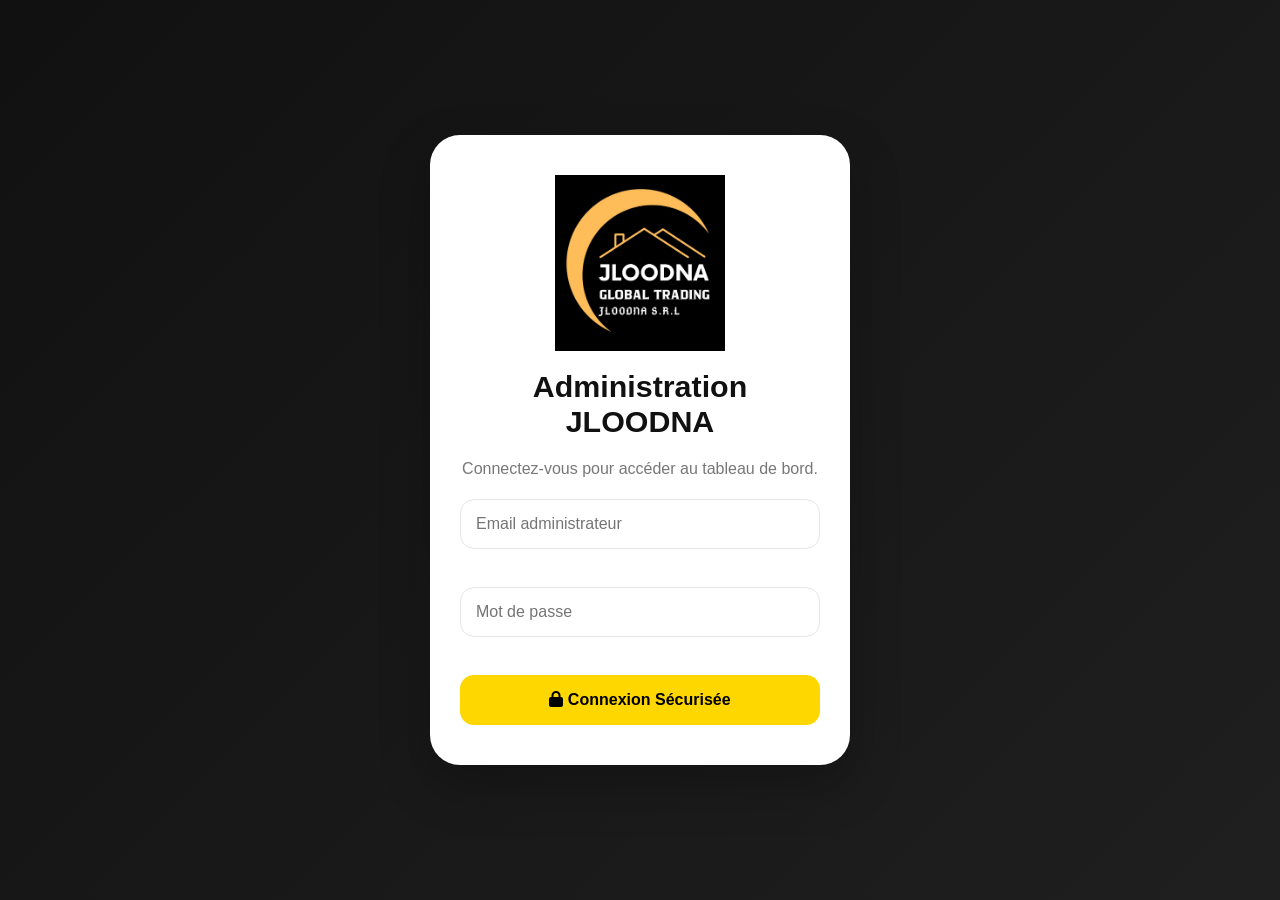
<file: admin.html>
<!DOCTYPE html>
<html lang="fr">
<head>

  <meta charset="UTF-8">

  <meta
  name="viewport"
  content="width=device-width, initial-scale=1.0">

  <meta
  http-equiv="X-UA-Compatible"
  content="IE=edge">

  <title>
    JLOODNA ADMIN | Dashboard
  </title>

  <!-- SEO -->

  <meta
  name="description"
  content="Dashboard administrateur sécurisé Jloodna Global Trading">

  <!-- CSS -->

  <link
  rel="stylesheet"
  href="./admin.css">

  <!-- FONT AWESOME -->

  <link
  rel="stylesheet"
  href="https://cdnjs.cloudflare.com/ajax/libs/font-awesome/6.5.1/css/all.min.css">

</head>

<body>

<!-- ========================= -->
<!-- LOGIN PAGE -->
<!-- ========================= -->

<section
class="admin-login"
id="admin-login">

  <div class="login-box">

    <div class="login-logo">

      <img
      src="./logo.png"
      alt="Jloodna Logo">

    </div>

    <h2>
      Administration JLOODNA
    </h2>

    <p>
      Connectez-vous pour accéder
      au tableau de bord.
    </p>

    <div class="form-group">

      <input
      type="email"
      id="admin-email"
      autocomplete="email"
      placeholder="Email administrateur"
      required>

    </div>

    <div class="form-group">

      <input
      type="password"
      id="admin-password"
      autocomplete="current-password"
      placeholder="Mot de passe"
      required>

    </div>

    <button id="login-btn">

      <i class="fa-solid fa-lock"></i>

      Connexion Sécurisée

    </button>

    <div
    class="login-error"
    id="login-error">

      Email ou mot de passe incorrect.

    </div>

  </div>

</section>

<!-- ========================= -->
<!-- ADMIN PANEL -->
<!-- ========================= -->

<div
id="admin-panel"
class="hidden">

  <!-- ========================= -->
  <!-- SIDEBAR -->
  <!-- ========================= -->

  <aside class="sidebar close">

    <!-- HEADER -->

    <div class="sidebar-header">

      <div class="logo">

        <img
        src="./logo.png"
        alt="Jloodna Logo">

      </div>

      <button
      class="close-sidebar"
      aria-label="Fermer menu">

        <i class="fa-solid fa-xmark"></i>

      </button>

    </div>

    <!-- MENU -->

    <nav class="sidebar-menu">

      <!-- DASHBOARD -->

      <div class="menu-item">

        <button
        class="menu-btn active">

          <span>

            <i class="fa-solid fa-chart-line"></i>

            Dashboard

          </span>

          <i class="fa-solid fa-chevron-down"></i>

        </button>

        <div class="sub-menu active">

          <a href="#dashboard">

            Vue Générale

          </a>

          <a href="#recent-orders">

            Activités

          </a>

        </div>

      </div>

      <!-- PRODUCTS -->

      <div class="menu-item">

        <button class="menu-btn">

          <span>

            <i class="fa-solid fa-box"></i>

            Produits

          </span>

          <i class="fa-solid fa-chevron-down"></i>

        </button>

        <div class="sub-menu">

          <a href="#product-form">

            Ajouter Produit

          </a>

          <a href="#products-container">

            Tous les Produits

          </a>

        </div>

      </div>

      <!-- COMMANDES -->

      <div class="menu-item">

        <button class="menu-btn">

          <span>

            <i class="fa-solid fa-cart-shopping"></i>

            Commandes

          </span>

          <i class="fa-solid fa-chevron-down"></i>

        </button>

        <div class="sub-menu">

          <a href="#orders-section">

            Gestion Commandes

          </a>

        </div>

      </div>

      <!-- CLIENTS -->

      <div class="menu-item">

        <button class="menu-btn">

          <span>

            <i class="fa-solid fa-users"></i>

            Clients

          </span>

          <i class="fa-solid fa-chevron-down"></i>

        </button>

        <div class="sub-menu">

          <a href="#clients-section">

            Gestion Clients

          </a>

        </div>

      </div>

      <!-- SETTINGS -->

      <div class="menu-item">

        <button class="menu-btn">

          <span>

            <i class="fa-solid fa-gear"></i>

            Paramètres

          </span>

          <i class="fa-solid fa-chevron-down"></i>

        </button>

        <div class="sub-menu">

          <a href="#">

            Profil

          </a>

          <a href="#">

            Sécurité

          </a>

        </div>

      </div>

      <!-- LOGOUT -->

      <div class="menu-item">

        <button
        class="menu-btn logout-btn"
        id="logout-btn">

          <span>

            <i class="fa-solid fa-right-from-bracket"></i>

            Déconnexion

          </span>

        </button>

      </div>

    </nav>

  </aside>

  <!-- ========================= -->
  <!-- MAIN CONTENT -->
  <!-- ========================= -->

  <main class="main-content">

    <!-- ========================= -->
    <!-- TOP BAR -->
    <!-- ========================= -->

    <header class="top-bar">

      <div class="top-left">

        <button
        class="menu-toggle"
        aria-label="Ouvrir menu">

          <i class="fa-solid fa-bars"></i>

        </button>

        <h1>
          Dashboard Administrateur
        </h1>

      </div>

      <div class="admin-profile">

        <div class="admin-avatar">
          A
        </div>

        <div>

          <strong>
            Admin
          </strong>

          <p>
            Jloodna Global Trading
          </p>

        </div>

      </div>

    </header>

    <!-- ========================= -->
    <!-- DASHBOARD -->
    <!-- ========================= -->

    <section
    class="dashboard-section"
    id="dashboard">

      <!-- CARDS -->

      <div class="dashboard-cards">

        <div class="dashboard-card revenue-card">

          <div>

            <h3>
              Revenus Totaux
            </h3>

            <h2 id="dashboard-revenue">
              $0
            </h2>

          </div>

          <i class="fa-solid fa-dollar-sign"></i>

        </div>

        <div class="dashboard-card orders-card">

          <div>

            <h3>
              Commandes
            </h3>

            <h2 id="dashboard-orders">
              0
            </h2>

          </div>

          <i class="fa-solid fa-cart-shopping"></i>

        </div>

        <div class="dashboard-card clients-card">

          <div>

            <h3>
              Clients
            </h3>

            <h2 id="dashboard-clients">
              0
            </h2>

          </div>

          <i class="fa-solid fa-users"></i>

        </div>

        <div class="dashboard-card products-card">

          <div>

            <h3>
              Produits
            </h3>

            <h2 id="dashboard-products">
              0
            </h2>

          </div>

          <i class="fa-solid fa-box"></i>

        </div>

      </div>

      <!-- GRID -->

      <div class="dashboard-grid">

        <!-- RECENT ORDERS -->

        <div class="dashboard-box">

          <div class="box-header">

            <h3>
              Commandes Récentes
            </h3>

          </div>

          <div id="recent-orders"></div>

        </div>

        <!-- BEST PRODUCTS -->

        <div class="dashboard-box">

          <div class="box-header">

            <h3>
              Best Sellers
            </h3>

          </div>

          <div id="best-products"></div>

        </div>

      </div>

      <!-- ACTIVITIES -->

      <div class="dashboard-grid">

        <div class="dashboard-box">

          <div class="box-header">

            <h3>
              Activités Récentes
            </h3>

          </div>

          <div id="recent-activities"></div>

        </div>

        <!-- QUICK ACTIONS -->

        <div class="dashboard-box">

          <div class="box-header">

            <h3>
              Actions Rapides
            </h3>

          </div>

          <div class="quick-actions">

            <button id="quick-add-product">

              <i class="fa-solid fa-plus"></i>

              Ajouter Produit

            </button>

            <button id="quick-orders">

              <i class="fa-solid fa-cart-shopping"></i>

              Voir Commandes

            </button>

            <button id="quick-clients">

              <i class="fa-solid fa-users"></i>

              Voir Clients

            </button>

          </div>

        </div>

      </div>

    </section>

    <!-- ========================= -->
    <!-- PRODUCT FORM -->
    <!-- ========================= -->

    <section class="form-section">

      <div class="section-title">

        <h2>
          Ajouter un Produit
        </h2>

      </div>

      <div class="form-container">

        <form id="product-form">

          <!-- PRODUCT NAME -->

          <div class="form-group">

            <label for="product-name">

              Nom Produit

            </label>

            <input
            type="text"
            id="product-name"
            required>

          </div>

          <!-- PRICE -->

          <div class="form-group">

            <label for="product-price">

              Prix ($)

            </label>

            <input
            type="number"
            min="1"
            id="product-price"
            required>

          </div>

          <!-- CATEGORY -->

          <div class="form-group">

            <label for="product-category">

              Catégorie

            </label>

            <select
            id="product-category"
            required>

              <option value="">
                Choisir catégorie
              </option>

              <option value="Technologie">
                Technologie
              </option>

              <option value="Fashion">
                Fashion
              </option>

              <option value="Électronique">
                Électronique
              </option>

              <option value="Maison">
                Maison
              </option>

            </select>

          </div>

          <!-- IMAGE -->

          <div class="form-group">

            <label for="product-image">

              URL Image

            </label>

            <input
            type="url"
            id="product-image"
            placeholder="https://image.com/photo.jpg"
            required>

          </div>

          <!-- PREVIEW -->

          <div
          class="image-preview"
          id="image-preview">

            <p>
              Preview produit
            </p>

          </div>

          <!-- DESCRIPTION -->

          <div class="form-group">

            <label for="product-description">

              Description

            </label>

            <textarea
            id="product-description"
            required></textarea>

          </div>

          <!-- FEATURED -->

          <div class="checkbox-group">

            <input
            type="checkbox"
            id="featured-product">

            <label for="featured-product">

              Afficher comme Best Seller

            </label>

          </div>

          <!-- BUTTON -->

          <button
          type="submit"
          class="publish-btn">

            Publier Produit

          </button>

          <!-- SUCCESS -->

          <div
          class="success-message"
          id="success-message">

            Produit ajouté avec succès.

          </div>

        </form>

      </div>

    </section>

    <!-- ========================= -->
    <!-- PRODUCTS -->
    <!-- ========================= -->

    <section class="products-list">

      <div class="section-title">

        <h2>
          Tous les Produits
        </h2>

      </div>

      <div id="products-container"></div>

    </section>

    <!-- ========================= -->
    <!-- ORDERS -->
    <!-- ========================= -->

    <section
    class="orders-section"
    id="orders-section">

      <div class="section-header">

        <h2>

          <i class="fa-solid fa-cart-shopping"></i>

          Gestion Commandes

        </h2>

        <div class="order-stats">

          <div class="stat-card">

            <span id="total-orders">
              0
            </span>

            <p>
              Commandes
            </p>

          </div>

          <div class="stat-card">

            <span id="pending-orders">
              0
            </span>

            <p>
              En attente
            </p>

          </div>

          <div class="stat-card">

            <span id="completed-orders">
              0
            </span>

            <p>
              Livrées
            </p>

          </div>

        </div>

      </div>

      <!-- FILTER -->

      <div class="orders-filter">

        <input
        type="text"
        id="search-order"
        placeholder="Recherche commande">

        <select id="status-filter">

          <option value="all">
            Tous les statuts
          </option>

          <option value="pending">
            En attente
          </option>

          <option value="processing">
            Préparation
          </option>

          <option value="shipping">
            Expédition
          </option>

          <option value="completed">
            Livrée
          </option>

        </select>

      </div>

      <!-- TABLE -->

      <div class="orders-table-container">

        <table class="orders-table">

          <thead>

            <tr>

              <th>ID</th>
              <th>Client</th>
              <th>Téléphone</th>
              <th>Produits</th>
              <th>Total</th>
              <th>Paiement</th>
              <th>Statut</th>
              <th>Date</th>
              <th>Actions</th>

            </tr>

          </thead>

          <tbody id="orders-table-body"></tbody>

        </table>

      </div>

    </section>

    <!-- ========================= -->
    <!-- CLIENTS -->
    <!-- ========================= -->

    <section
    class="clients-section"
    id="clients-section">

      <div class="clients-header">

        <h2>

          <i class="fa-solid fa-users"></i>

          Gestion Clients

        </h2>

        <div class="client-stats">

          <div class="client-stat-card">

            <span id="total-clients">
              0
            </span>

            <p>
              Total Clients
            </p>

          </div>

          <div class="client-stat-card">

            <span id="active-clients">
              0
            </span>

            <p>
              Clients Actifs
            </p>

          </div>

          <div class="client-stat-card">

            <span id="vip-clients">
              0
            </span>

            <p>
              Clients VIP
            </p>

          </div>

        </div>

      </div>

      <!-- FILTER -->

      <div class="clients-filter">

        <input
        type="text"
        id="search-client"
        placeholder="Recherche client">

        <select id="client-filter">

          <option value="all">
            Tous
          </option>

          <option value="vip">
            VIP
          </option>

          <option value="active">
            Actifs
          </option>

          <option value="blocked">
            Bloqués
          </option>

        </select>

      </div>

      <!-- TABLE -->

      <div class="clients-table-container">

        <table class="clients-table">

          <thead>

            <tr>

              <th>Client</th>
              <th>Email</th>
              <th>Téléphone</th>
              <th>Commandes</th>
              <th>Total Dépensé</th>
              <th>Statut</th>
              <th>Inscription</th>
              <th>Actions</th>

            </tr>

          </thead>

          <tbody id="clients-table-body"></tbody>

        </table>

      </div>

    </section>

  </main>

</div>

<!-- ========================= -->
<!-- JS -->
<!-- ========================= -->

<script
src="./admin.js"></script>

</body>
  </html>
</file>
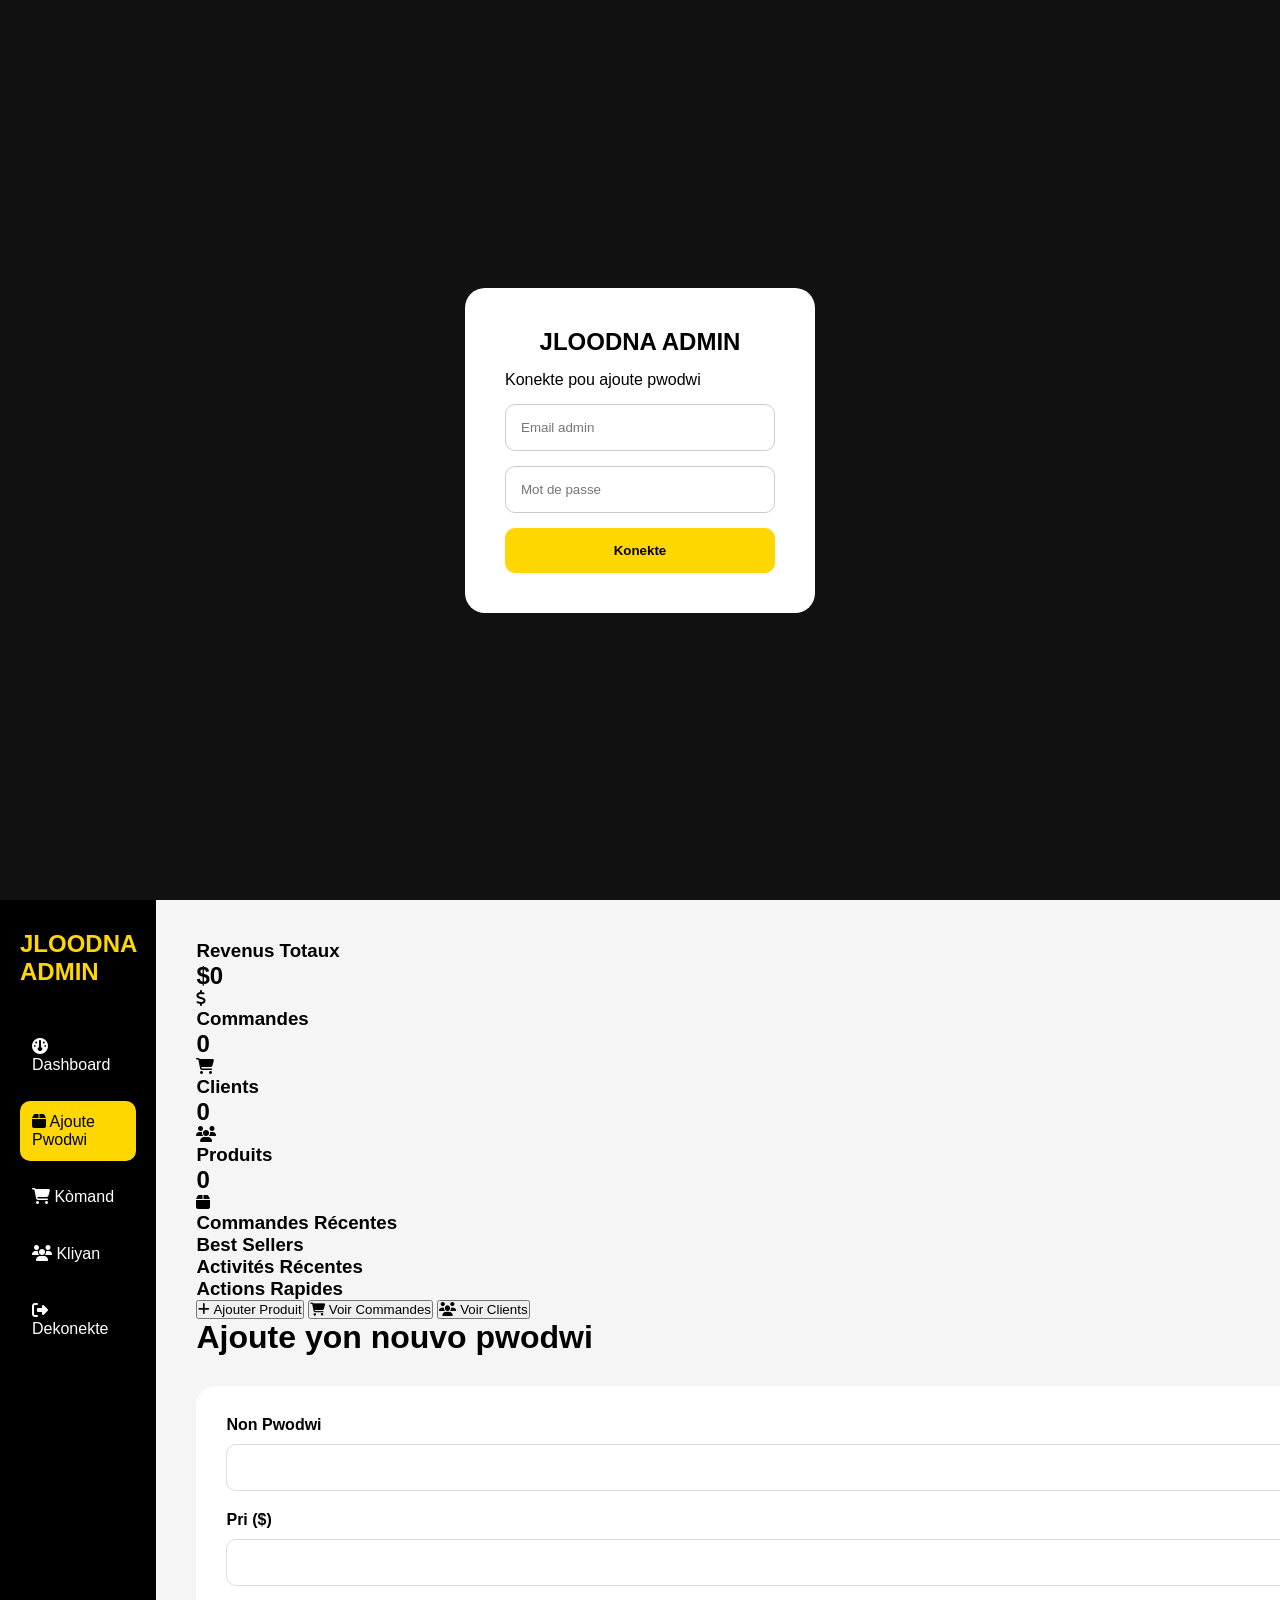
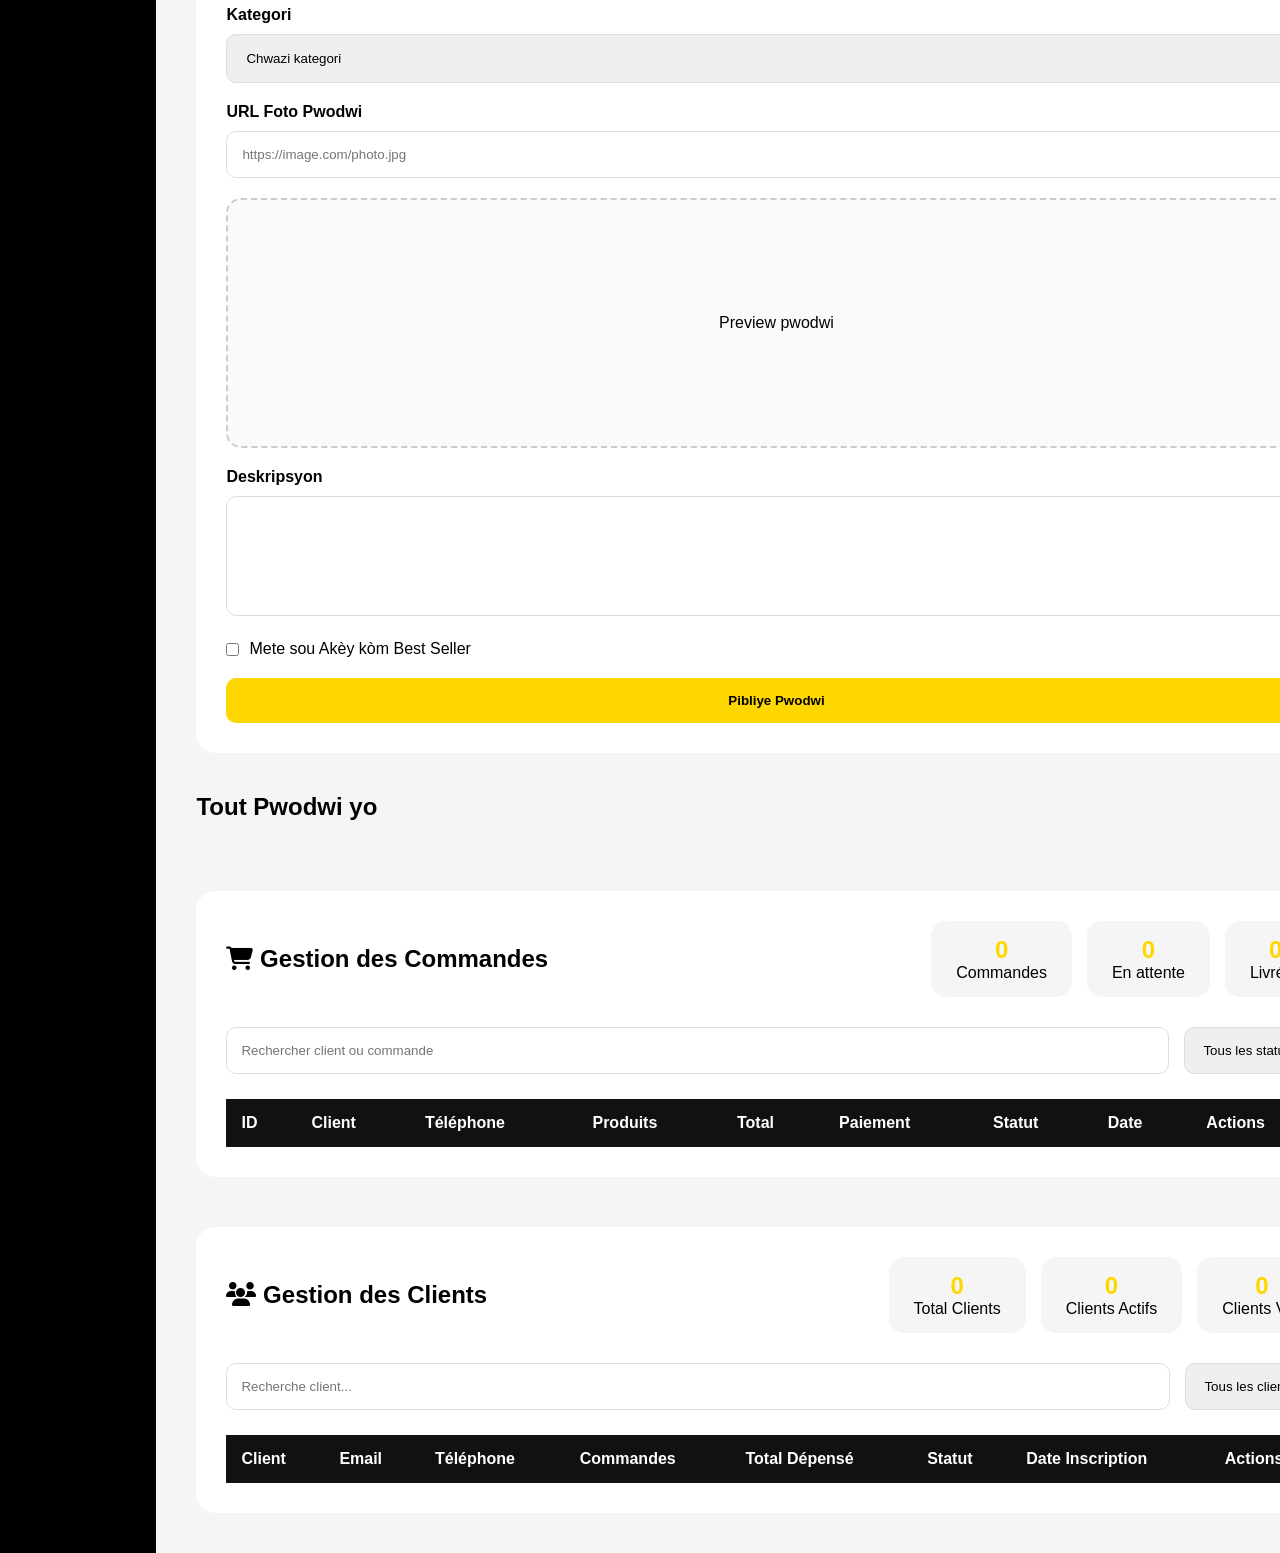
<file: ajoute-produit.html>
<!DOCTYPE html>
<html lang="ht">
<head>
  <meta charset="UTF-8">

  <meta name="viewport"
  content="width=device-width, initial-scale=1.0">

  <title>JLOODNA ADMIN | Ajoute Pwodwi</title>

  <link rel="stylesheet"
  href="ajoute-produit.css">

  <!-- FONT AWESOME -->
  <link rel="stylesheet"
  href="https://cdnjs.cloudflare.com/ajax/libs/font-awesome/6.5.1/css/all.min.css"/>
</head>
<body>

  <!-- LOGIN SECURITY -->

  <div class="admin-login" id="admin-login">

    <div class="login-box">

      <h2>JLOODNA ADMIN</h2>

      <p>Konekte pou ajoute pwodwi</p>

      <input type="email"
      id="admin-email"
      placeholder="Email admin">

      <input type="password"
      id="admin-password"
      placeholder="Mot de passe">

      <button id="login-btn">
        Konekte
      </button>

      <div class="login-error"
      id="login-error">

        Email ou mot de passe pa bon.

      </div>

    </div>

  </div>

  <!-- ADMIN PANEL -->

  <div id="admin-panel"
  class="hidden">

    <!-- SIDEBAR -->

    <aside class="sidebar">

      <div class="logo">
        JLOODNA ADMIN
      </div>

      <nav class="sidebar-menu">

        <a href="#">
          <i class="fa-solid fa-gauge"></i>
          Dashboard
        </a>

        <a href="#" class="active">
          <i class="fa-solid fa-box"></i>
          Ajoute Pwodwi
        </a>

        <a href="#">
          <i class="fa-solid fa-cart-shopping"></i>
          Kòmand
        </a>

        <a href="#">
          <i class="fa-solid fa-users"></i>
          Kliyan
        </a>

        <a href="#" id="logout-btn">
          <i class="fa-solid fa-right-from-bracket"></i>
          Dekonekte
        </a>

      </nav>

    </aside>

    <!-- MAIN -->

    <main class="main-content">

      <!-- ========================= -->
<!-- DASHBOARD -->
<!-- ========================= -->

<section class="dashboard-section">

  <!-- TOP CARDS -->

  <div class="dashboard-cards">

    <div class="dashboard-card revenue-card">

      <div>

        <h3>Revenus Totaux</h3>

        <h2 id="dashboard-revenue">
          $0
        </h2>

      </div>

      <i class="fa-solid fa-dollar-sign"></i>

    </div>

    <div class="dashboard-card orders-card">

      <div>

        <h3>Commandes</h3>

        <h2 id="dashboard-orders">
          0
        </h2>

      </div>

      <i class="fa-solid fa-cart-shopping"></i>

    </div>

    <div class="dashboard-card clients-card">

      <div>

        <h3>Clients</h3>

        <h2 id="dashboard-clients">
          0
        </h2>

      </div>

      <i class="fa-solid fa-users"></i>

    </div>

    <div class="dashboard-card products-card">

      <div>

        <h3>Produits</h3>

        <h2 id="dashboard-products">
          0
        </h2>

      </div>

      <i class="fa-solid fa-box"></i>

    </div>

  </div>

  <!-- SECOND ROW -->

  <div class="dashboard-grid">

    <!-- RECENT ORDERS -->

    <div class="dashboard-box">

      <div class="box-header">

        <h3>
          Commandes Récentes
        </h3>

      </div>

      <div id="recent-orders">

      </div>

    </div>

    <!-- BEST SELLERS -->

    <div class="dashboard-box">

      <div class="box-header">

        <h3>
          Best Sellers
        </h3>

      </div>

      <div id="best-products">

      </div>

    </div>

  </div>

  <!-- THIRD ROW -->

  <div class="dashboard-grid">

    <!-- ACTIVITIES -->

    <div class="dashboard-box">

      <div class="box-header">

        <h3>
          Activités Récentes
        </h3>

      </div>

      <div id="recent-activities">

      </div>

    </div>

    <!-- QUICK ACTIONS -->

    <div class="dashboard-box">

      <div class="box-header">

        <h3>
          Actions Rapides
        </h3>

      </div>

      <div class="quick-actions">

        <button id="quick-add-product">
          <i class="fa-solid fa-plus"></i>
          Ajouter Produit
        </button>

        <button id="quick-orders">
          <i class="fa-solid fa-cart-shopping"></i>
          Voir Commandes
        </button>

        <button id="quick-clients">
          <i class="fa-solid fa-users"></i>
          Voir Clients
        </button>

      </div>

    </div>

  </div>

  </section>
      
      <div class="top-bar">

        <h1>
          Ajoute yon nouvo pwodwi
        </h1>

      </div>

      <!-- FORM -->

      <div class="form-container">

        <form id="product-form">

          <!-- NAME -->

          <div class="form-group">

            <label>Non Pwodwi</label>

            <input type="text"
            id="product-name"
            required>

          </div>

          <!-- PRICE -->

          <div class="form-group">

            <label>Pri ($)</label>

            <input type="number"
            id="product-price"
            required>

          </div>

          <!-- CATEGORY -->

          <div class="form-group">

            <label>Kategori</label>

            <select id="product-category"
            required>

              <option value="">
                Chwazi kategori
              </option>

              <option>
                Teknoloji
              </option>

              <option>
                Fashion
              </option>

              <option>
                Elektwonik
              </option>

              <option>
                Swen Pèsonèl
              </option>

              <option>
                Kay & Biwo
              </option>

            </select>

          </div>

          <!-- IMAGE URL -->

          <div class="form-group">

            <label>URL Foto Pwodwi</label>

            <input type="url"
            id="product-image"
            placeholder="https://image.com/photo.jpg"
            required>

          </div>

          <!-- PREVIEW -->

          <div class="image-preview"
          id="image-preview">

            <p>Preview pwodwi</p>

          </div>

          <!-- DESCRIPTION -->

          <div class="form-group">

            <label>Deskripsyon</label>

            <textarea id="product-description"
            required></textarea>

          </div>

          <!-- FEATURED -->

          <div class="checkbox-group">

            <input type="checkbox"
            id="featured-product">

            <label for="featured-product">

              Mete sou Akèy kòm Best Seller

            </label>

          </div>

          <!-- SUBMIT -->

          <button type="submit"
          class="publish-btn">

            Pibliye Pwodwi

          </button>

          <!-- SUCCESS -->

          <div class="success-message"
          id="success-message">

            Pwodwi ajoute avèk siksè.

          </div>

        </form>

      </div>

      <!-- PRODUCTS LIST -->

      <div class="products-list">

        <h2>Tout Pwodwi yo</h2>

        <div id="products-container"></div>

      </div>

      <!-- ========================= -->
<!-- COMMANDES -->
<!-- ========================= -->

<section class="orders-section">

  <div class="section-header">

    <h2>
      <i class="fa-solid fa-cart-shopping"></i>
      Gestion des Commandes
    </h2>

    <div class="order-stats">

      <div class="stat-card">
        <span id="total-orders">0</span>
        <p>Commandes</p>
      </div>

      <div class="stat-card">
        <span id="pending-orders">0</span>
        <p>En attente</p>
      </div>

      <div class="stat-card">
        <span id="completed-orders">0</span>
        <p>Livrées</p>
      </div>

    </div>

  </div>

  <!-- FILTER -->

  <div class="orders-filter">

    <input type="text"
    id="search-order"
    placeholder="Rechercher client ou commande">

    <select id="status-filter">

      <option value="all">
        Tous les statuts
      </option>

      <option value="pending">
        En attente
      </option>

      <option value="processing">
        En préparation
      </option>

      <option value="shipping">
        Expédition
      </option>

      <option value="completed">
        Livrée
      </option>

      <option value="cancelled">
        Annulée
      </option>

    </select>

  </div>

  <!-- TABLE -->

  <div class="orders-table-container">

    <table class="orders-table">

      <thead>

        <tr>

          <th>ID</th>
          <th>Client</th>
          <th>Téléphone</th>
          <th>Produits</th>
          <th>Total</th>
          <th>Paiement</th>
          <th>Statut</th>
          <th>Date</th>
          <th>Actions</th>

        </tr>

      </thead>

      <tbody id="orders-table-body">

      </tbody>

    </table>

  </div>

</section>


      <!-- ========================= -->
<!-- CLIENTS -->
<!-- ========================= -->

<section class="clients-section">

  <div class="clients-header">

    <h2>
      <i class="fa-solid fa-users"></i>
      Gestion des Clients
    </h2>

    <div class="client-stats">

      <div class="client-stat-card">

        <span id="total-clients">
          0
        </span>

        <p>Total Clients</p>

      </div>

      <div class="client-stat-card">

        <span id="active-clients">
          0
        </span>

        <p>Clients Actifs</p>

      </div>

      <div class="client-stat-card">

        <span id="vip-clients">
          0
        </span>

        <p>Clients VIP</p>

      </div>

    </div>

  </div>

  <!-- FILTER -->

  <div class="clients-filter">

    <input type="text"
    id="search-client"
    placeholder="Recherche client...">

    <select id="client-filter">

      <option value="all">
        Tous les clients
      </option>

      <option value="vip">
        VIP
      </option>

      <option value="active">
        Actifs
      </option>

      <option value="blocked">
        Bloqués
      </option>

    </select>

  </div>

  <!-- TABLE -->

  <div class="clients-table-container">

    <table class="clients-table">

      <thead>

        <tr>

          <th>Client</th>
          <th>Email</th>
          <th>Téléphone</th>
          <th>Commandes</th>
          <th>Total Dépensé</th>
          <th>Statut</th>
          <th>Date Inscription</th>
          <th>Actions</th>

        </tr>

      </thead>

      <tbody id="clients-table-body">

      </tbody>

    </table>

  </div>

</section>

      
    </main>

  </div>

  <script src="ajoute-produit.js"></script>

</body>
                </html>
</file>
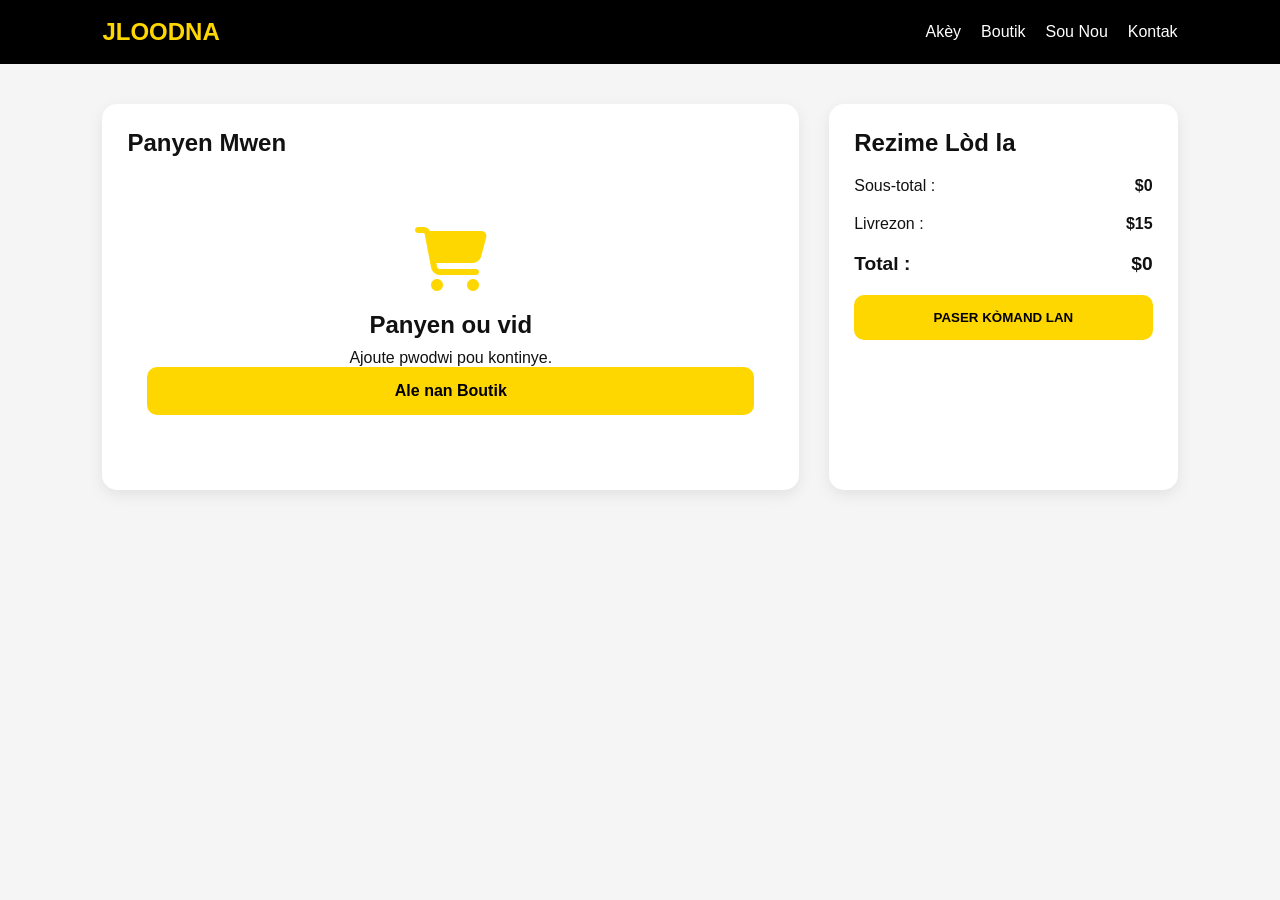
<file: cart.html>
<!DOCTYPE html>
<html lang="ht">
<head>
  <meta charset="UTF-8">
  <meta name="viewport" content="width=device-width, initial-scale=1.0">

  <title>JLOODNA | Panyen Mwen</title>

  <link rel="stylesheet" href="cart.css">

  <!-- FONT AWESOME -->
  <link rel="stylesheet"
  href="https://cdnjs.cloudflare.com/ajax/libs/font-awesome/6.5.1/css/all.min.css"/>
</head>
<body>

  <!-- HEADER -->
  <header class="header">

    <div class="logo">
      JLOODNA
    </div>

    <nav class="nav">
      <a href="index.html">Akèy</a>
      <a href="shop.html">Boutik</a>
      <a href="about.html">Sou Nou</a>
      <a href="contact.html">Kontak</a>
    </nav>

  </header>


  <!-- CART SECTION -->

  <section class="cart-section">

    <!-- LEFT -->

    <div class="cart-products">

      <h1>Panyen Mwen</h1>

      <div id="cart-items"></div>

      <div id="empty-cart" class="empty-cart">
        <i class="fa-solid fa-cart-shopping"></i>
        <h2>Panyen ou vid</h2>
        <p>Ajoute pwodwi pou kontinye.</p>
        <a href="shop.html" class="shop-btn">
          Ale nan Boutik
        </a>
      </div>

    </div>


    <!-- RIGHT -->

    <div class="cart-summary">

      <h2>Rezime Lòd la</h2>

      <div class="summary-line">
        <span>Sous-total :</span>
        <strong id="subtotal">$0</strong>
      </div>

      <div class="summary-line">
        <span>Livrezon :</span>
        <strong id="shipping">$15</strong>
      </div>

      <div class="summary-total">
        <span>Total :</span>
        <strong id="total">$0</strong>
      </div>

      <button id="checkout-btn" class="checkout-btn">
        PASER KÒMAND LAN
      </button>

    </div>

  </section>


  <script src="cart.js"></script>
</body>
  </html>
</file>
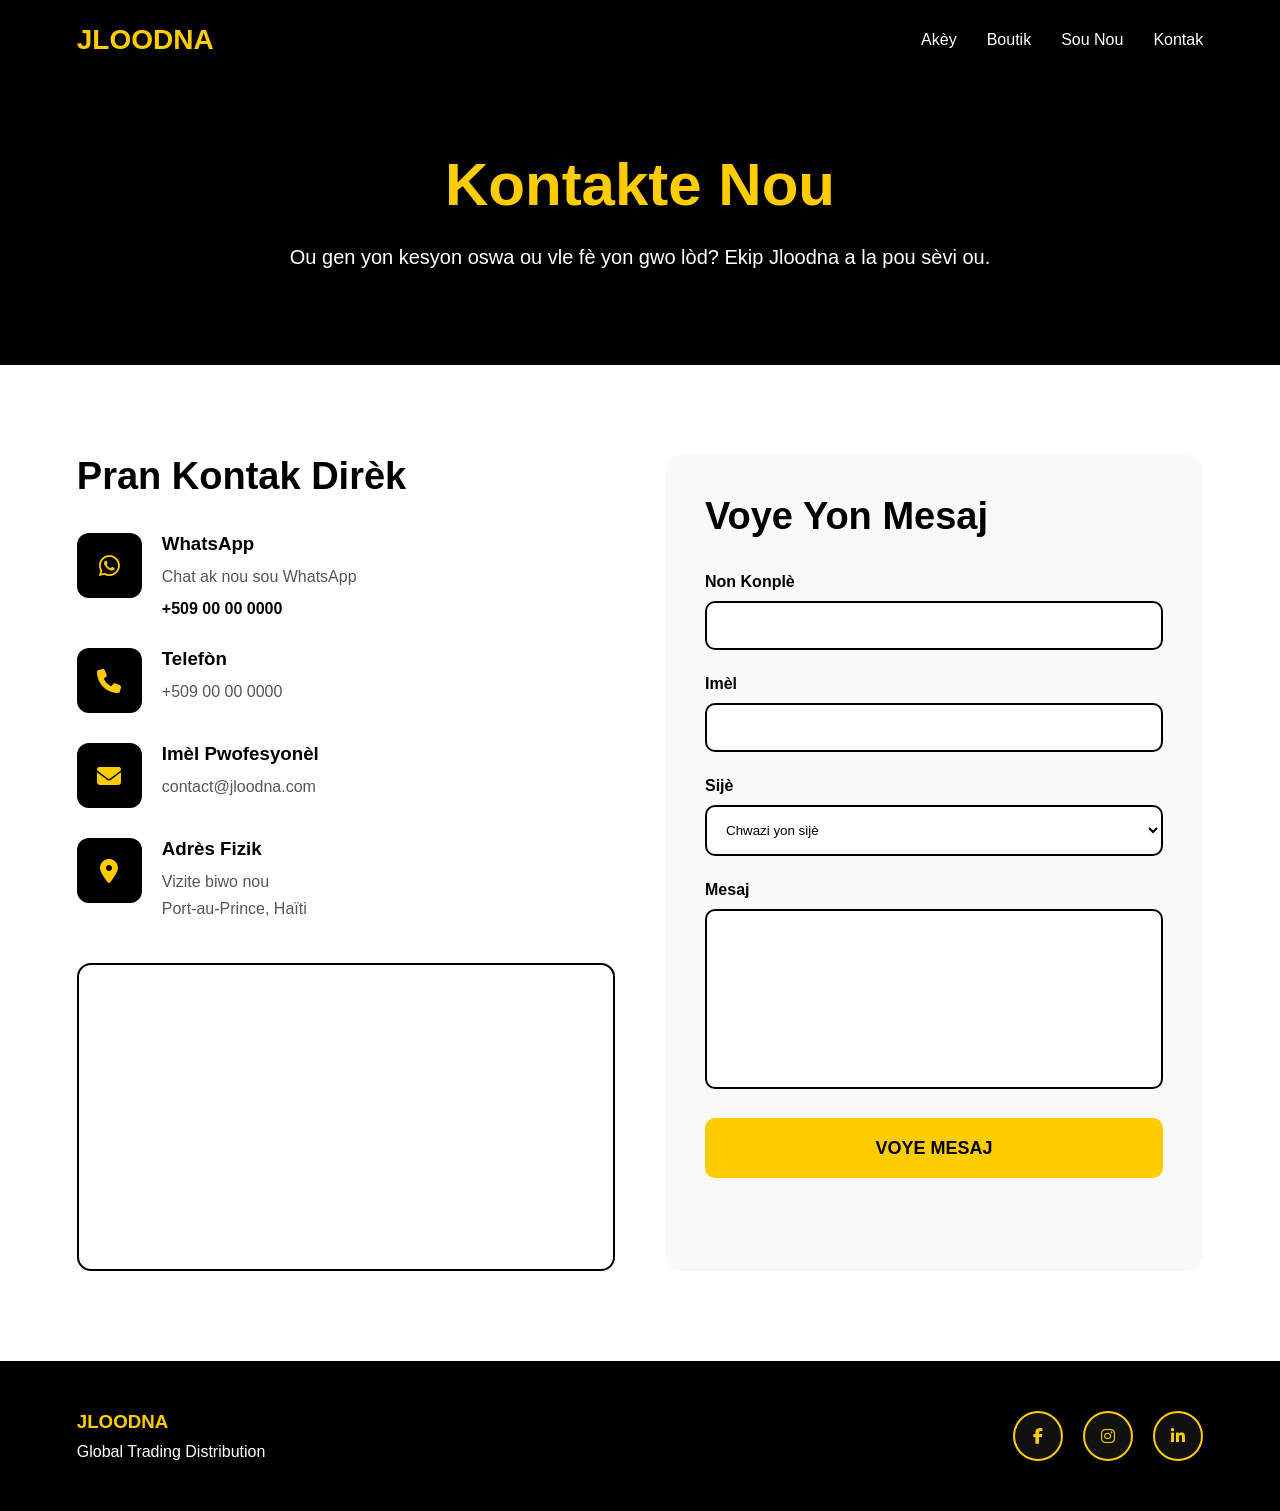
<file: contact.html>
<!DOCTYPE html>
<html lang="ht">
<head>
  <meta charset="UTF-8">

  <meta name="viewport"
  content="width=device-width, initial-scale=1.0">

  <title>Kontakte Nou | JLOODNA</title>

  <link rel="stylesheet"
  href="contact.css">

  <!-- FONT AWESOME -->

  <link rel="stylesheet"
  href="https://cdnjs.cloudflare.com/ajax/libs/font-awesome/6.5.1/css/all.min.css"/>
</head>
<body>

  <!-- HEADER -->

  <header class="header">

    <div class="logo">
      JLOODNA
    </div>

    <nav class="nav">

      <a href="#">Akèy</a>
      <a href="#">Boutik</a>
      <a href="#">Sou Nou</a>
      <a href="#">Kontak</a>

    </nav>

  </header>

  <!-- HERO -->

  <section class="contact-hero">

    <div class="hero-content">

      <h1>
        Kontakte Nou
      </h1>

      <p>
        Ou gen yon kesyon oswa ou vle fè yon gwo lòd?
        Ekip Jloodna a la pou sèvi ou.
      </p>

    </div>

  </section>

  <!-- CONTACT SECTION -->

  <section class="contact-section">

    <!-- LEFT -->

    <div class="contact-info">

      <h2>
        Pran Kontak Dirèk
      </h2>

      <!-- WHATSAPP -->

      <div class="info-card">

        <div class="icon-box">
          <i class="fa-brands fa-whatsapp"></i>
        </div>

        <div>

          <h3>
            WhatsApp
          </h3>

          <p>
            Chat ak nou sou WhatsApp
          </p>

          <a href="https://wa.me/50900000000"
          target="_blank"
          class="contact-link">

            +509 00 00 0000

          </a>

        </div>

      </div>

      <!-- PHONE -->

      <div class="info-card">

        <div class="icon-box">
          <i class="fa-solid fa-phone"></i>
        </div>

        <div>

          <h3>
            Telefòn
          </h3>

          <p>
            +509 00 00 0000
          </p>

        </div>

      </div>

      <!-- EMAIL -->

      <div class="info-card">

        <div class="icon-box">
          <i class="fa-solid fa-envelope"></i>
        </div>

        <div>

          <h3>
            Imèl Pwofesyonèl
          </h3>

          <p>
            contact@jloodna.com
          </p>

        </div>

      </div>

      <!-- ADDRESS -->

      <div class="info-card">

        <div class="icon-box">
          <i class="fa-solid fa-location-dot"></i>
        </div>

        <div>

          <h3>
            Adrès Fizik
          </h3>

          <p>
            Vizite biwo nou
          </p>

          <span>
            Port-au-Prince, Haïti
          </span>

        </div>

      </div>

      <!-- MAP -->

      <div class="map-box">

        <iframe
        src="https://maps.google.com/maps?q=haiti&t=&z=13&ie=UTF8&iwloc=&output=embed"
        loading="lazy">
        </iframe>

      </div>

    </div>

    <!-- RIGHT -->

    <div class="contact-form-box">

      <h2>
        Voye Yon Mesaj
      </h2>

      <form id="contact-form">

        <!-- NAME -->

        <div class="form-group">

          <label>
            Non Konplè
          </label>

          <input type="text"
          id="name">

          <small class="error">
            Tanpri antre non ou
          </small>

        </div>

        <!-- EMAIL -->

        <div class="form-group">

          <label>
            Imèl
          </label>

          <input type="email"
          id="email">

          <small class="error">
            Tanpri antre imèl ou
          </small>

        </div>

        <!-- SUBJECT -->

        <div class="form-group">

          <label>
            Sijè
          </label>

          <select id="subject">

            <option value="">
              Chwazi yon sijè
            </option>

            <option>
              Kesyon sou yon pwodwi
            </option>

            <option>
              Lòd an gwo
            </option>

            <option>
              Swivi livrezon
            </option>

          </select>

          <small class="error">
            Tanpri chwazi yon sijè
          </small>

        </div>

        <!-- MESSAGE -->

        <div class="form-group">

          <label>
            Mesaj
          </label>

          <textarea id="message"></textarea>

          <small class="error">
            Tanpri antre mesaj ou
          </small>

        </div>

        <!-- BUTTON -->

        <button type="submit"
        id="submit-btn">

          VOYE MESAJ

        </button>

        <!-- SUCCESS -->

        <p class="success-message"
        id="success-message">

          Mèsi! Mesaj ou a voye byen,
          n ap reponn ou nan mwens pase 24 trè.

        </p>

      </form>

    </div>

  </section>

  <!-- FOOTER -->

  <footer class="footer">

    <div class="footer-content">

      <div>

        <h3>
          JLOODNA
        </h3>

        <p>
          Global Trading Distribution
        </p>

      </div>

      <!-- SOCIALS -->

      <div class="socials">

        <a href="#">
          <i class="fa-brands fa-facebook-f"></i>
        </a>

        <a href="#">
          <i class="fa-brands fa-instagram"></i>
        </a>

        <a href="#">
          <i class="fa-brands fa-linkedin-in"></i>
        </a>

      </div>

    </div>

  </footer>

  <script src="contact.js"></script>

</body>
  </html>
</file>
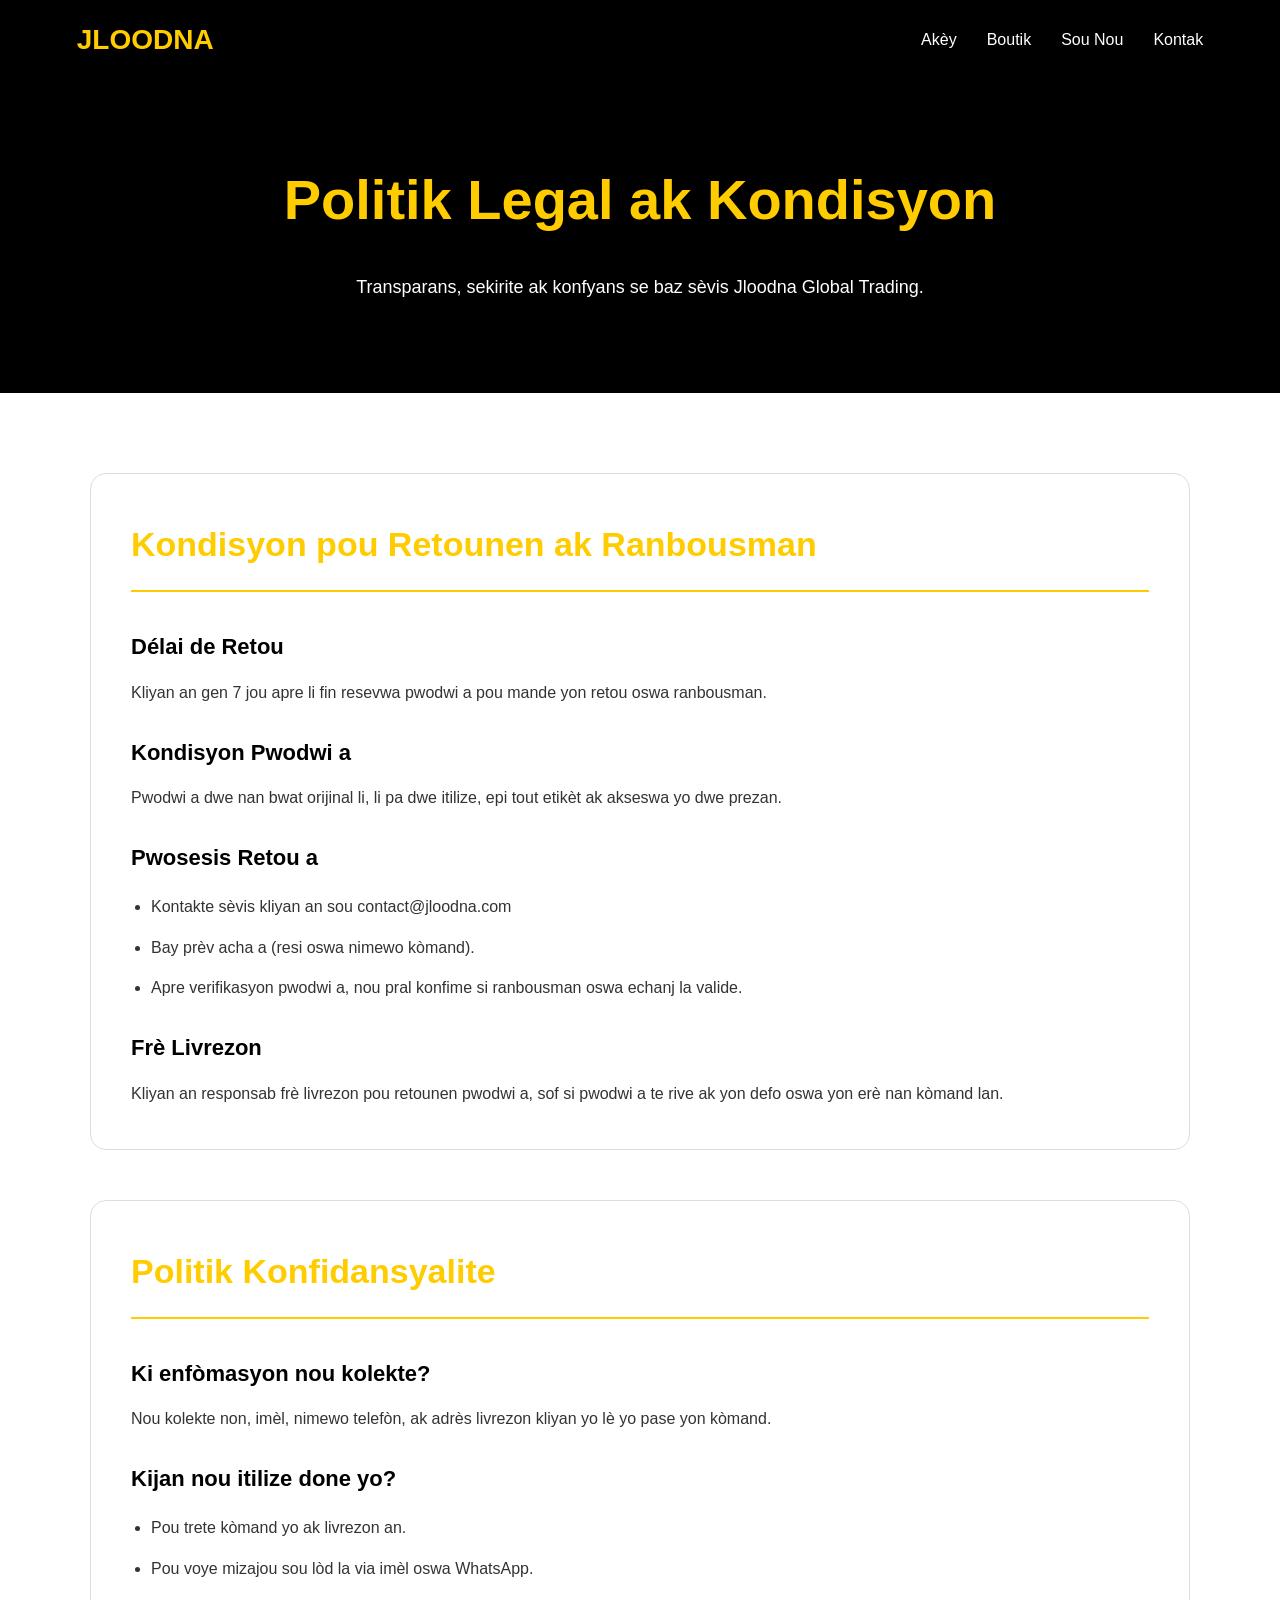
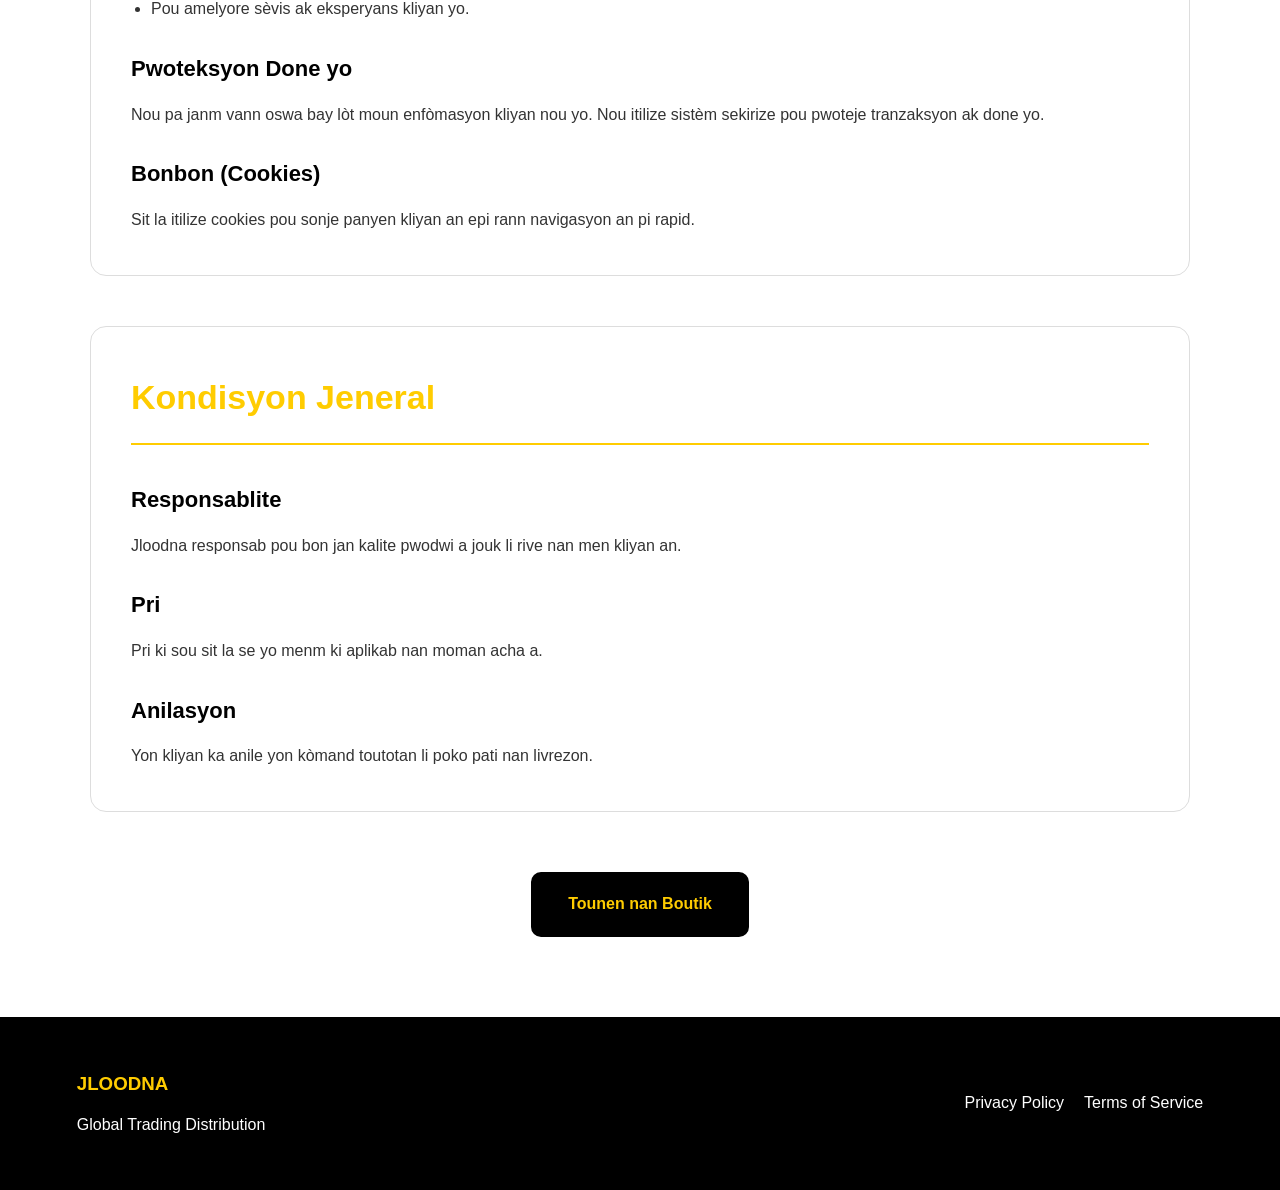
<file: legal.html>
<!DOCTYPE html>
<html lang="ht">
<head>
  <meta charset="UTF-8">

  <meta name="viewport"
  content="width=device-width, initial-scale=1.0">

  <title>Politik Legal | JLOODNA</title>

  <link rel="stylesheet"
  href="legal.css">

  <!-- FONT AWESOME -->

  <link rel="stylesheet"
  href="https://cdnjs.cloudflare.com/ajax/libs/font-awesome/6.5.1/css/all.min.css"/>
</head>
<body>

  <!-- HEADER -->

  <header class="header">

    <div class="logo">
      JLOODNA
    </div>

    <nav class="nav">

      <a href="#">Akèy</a>
      <a href="#">Boutik</a>
      <a href="#">Sou Nou</a>
      <a href="#">Kontak</a>

    </nav>

  </header>

  <!-- HERO -->

  <section class="legal-hero">

    <div class="hero-content">

      <h1>
        Politik Legal ak Kondisyon
      </h1>

      <p>
        Transparans, sekirite ak konfyans
        se baz sèvis Jloodna Global Trading.
      </p>

    </div>

  </section>

  <!-- LEGAL CONTENT -->

  <section class="legal-content">

    <!-- RETURN POLICY -->

    <div class="legal-box">

      <h2>
        Kondisyon pou Retounen ak Ranbousman
      </h2>

      <div class="legal-text">

        <h3>
          Délai de Retou
        </h3>

        <p>
          Kliyan an gen 7 jou apre li fin resevwa
          pwodwi a pou mande yon retou oswa ranbousman.
        </p>

        <h3>
          Kondisyon Pwodwi a
        </h3>

        <p>
          Pwodwi a dwe nan bwat orijinal li,
          li pa dwe itilize,
          epi tout etikèt ak akseswa yo dwe prezan.
        </p>

        <h3>
          Pwosesis Retou a
        </h3>

        <ul>

          <li>
            Kontakte sèvis kliyan an sou
            contact@jloodna.com
          </li>

          <li>
            Bay prèv acha a
            (resi oswa nimewo kòmand).
          </li>

          <li>
            Apre verifikasyon pwodwi a,
            nou pral konfime si ranbousman
            oswa echanj la valide.
          </li>

        </ul>

        <h3>
          Frè Livrezon
        </h3>

        <p>
          Kliyan an responsab frè livrezon
          pou retounen pwodwi a,
          sof si pwodwi a te rive ak yon defo
          oswa yon erè nan kòmand lan.
        </p>

      </div>

    </div>

    <!-- PRIVACY POLICY -->

    <div class="legal-box">

      <h2>
        Politik Konfidansyalite
      </h2>

      <div class="legal-text">

        <h3>
          Ki enfòmasyon nou kolekte?
        </h3>

        <p>
          Nou kolekte non,
          imèl,
          nimewo telefòn,
          ak adrès livrezon kliyan yo
          lè yo pase yon kòmand.
        </p>

        <h3>
          Kijan nou itilize done yo?
        </h3>

        <ul>

          <li>
            Pou trete kòmand yo ak livrezon an.
          </li>

          <li>
            Pou voye mizajou sou lòd la
            via imèl oswa WhatsApp.
          </li>

          <li>
            Pou amelyore sèvis ak eksperyans kliyan yo.
          </li>

        </ul>

        <h3>
          Pwoteksyon Done yo
        </h3>

        <p>
          Nou pa janm vann oswa bay lòt moun
          enfòmasyon kliyan nou yo.
          Nou itilize sistèm sekirize
          pou pwoteje tranzaksyon ak done yo.
        </p>

        <h3>
          Bonbon (Cookies)
        </h3>

        <p>
          Sit la itilize cookies
          pou sonje panyen kliyan an
          epi rann navigasyon an pi rapid.
        </p>

      </div>

    </div>

    <!-- TERMS -->

    <div class="legal-box">

      <h2>
        Kondisyon Jeneral
      </h2>

      <div class="legal-text">

        <h3>
          Responsablite
        </h3>

        <p>
          Jloodna responsab pou bon jan kalite
          pwodwi a jouk li rive
          nan men kliyan an.
        </p>

        <h3>
          Pri
        </h3>

        <p>
          Pri ki sou sit la se yo menm
          ki aplikab nan moman acha a.
        </p>

        <h3>
          Anilasyon
        </h3>

        <p>
          Yon kliyan ka anile yon kòmand
          toutotan li poko pati nan livrezon.
        </p>

      </div>

    </div>

    <!-- CTA -->

    <div class="back-shop">

      <a href="#"
      class="shop-btn">

        Tounen nan Boutik

      </a>

    </div>

  </section>

  <!-- FOOTER -->

  <footer class="footer">

    <div class="footer-content">

      <div>

        <h3>
          JLOODNA
        </h3>

        <p>
          Global Trading Distribution
        </p>

      </div>

      <div class="footer-links">

        <a href="#">
          Privacy Policy
        </a>

        <a href="#">
          Terms of Service
        </a>

      </div>

    </div>

  </footer>

  <script src="legal.js"></script>

</body>
  </html>
</file>
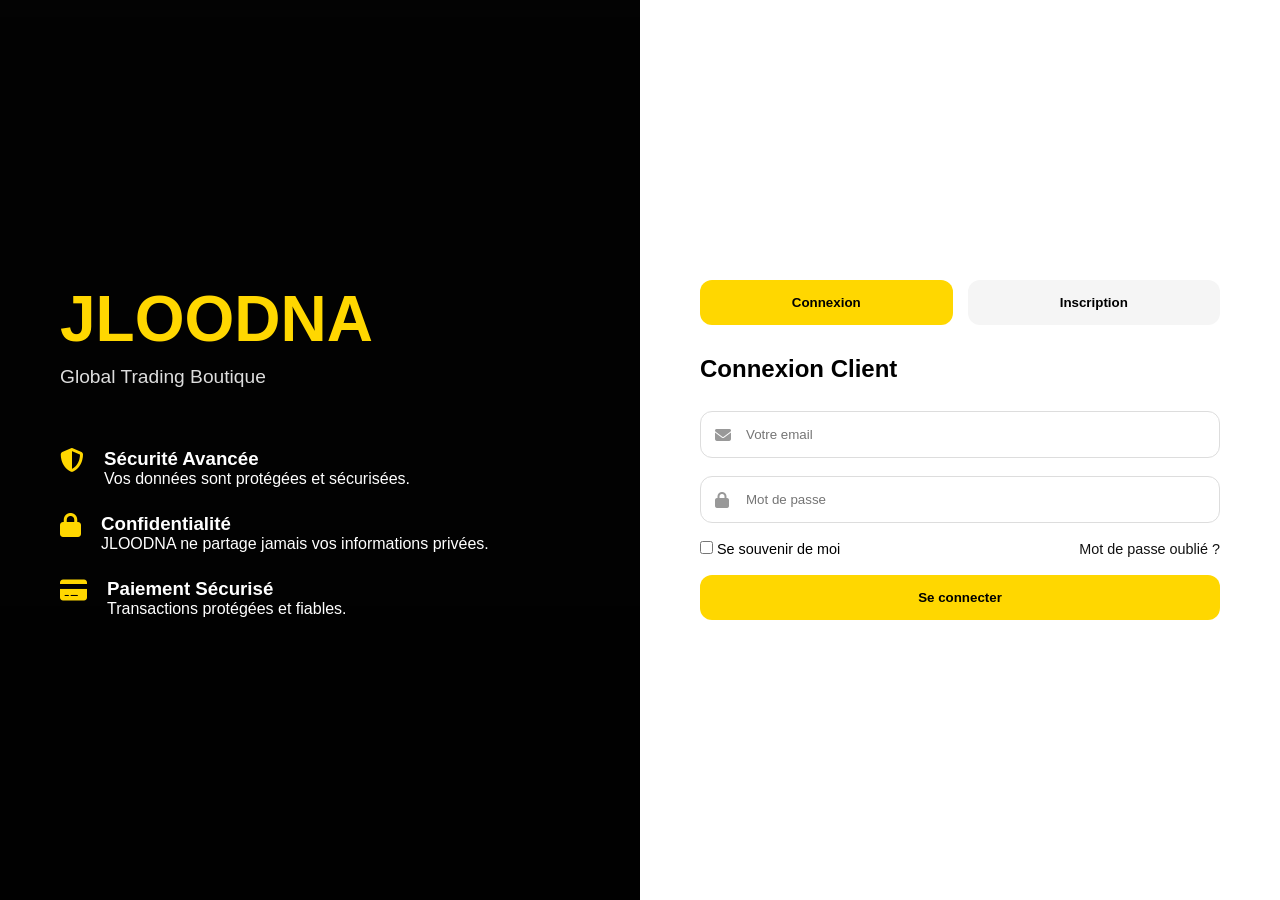
<file: login-register.html>
<!DOCTYPE html>
<html lang="fr">
<head>

  <meta charset="UTF-8">

  <meta name="viewport"
  content="width=device-width, initial-scale=1.0">

  <title>
    Connexion | Inscription - JLOODNA
  </title>

  <meta name="description"
  content="Créez votre compte sécurisé JLOODNA Global Trading pour commander facilement vos produits en ligne.">

  <link rel="stylesheet"
  href="login-register.css">

  <!-- FONT AWESOME -->

  <link rel="stylesheet"
  href="https://cdnjs.cloudflare.com/ajax/libs/font-awesome/6.5.1/css/all.min.css"/>

</head>
<body>

  <!-- BACKGROUND -->

  <div class="background-overlay"></div>

  <!-- AUTH CONTAINER -->

  <section class="auth-section">

    <!-- LEFT -->

    <div class="auth-left">

      <div class="brand">

        <h1>JLOODNA</h1>

        <p>
          Global Trading Boutique
        </p>

      </div>

      <div class="security-box">

        <div class="security-item">

          <i class="fa-solid fa-shield-halved"></i>

          <div>

            <h3>
              Sécurité Avancée
            </h3>

            <p>
              Vos données sont protégées et sécurisées.
            </p>

          </div>

        </div>

        <div class="security-item">

          <i class="fa-solid fa-lock"></i>

          <div>

            <h3>
              Confidentialité
            </h3>

            <p>
              JLOODNA ne partage jamais vos informations privées.
            </p>

          </div>

        </div>

        <div class="security-item">

          <i class="fa-solid fa-credit-card"></i>

          <div>

            <h3>
              Paiement Sécurisé
            </h3>

            <p>
              Transactions protégées et fiables.
            </p>

          </div>

        </div>

      </div>

    </div>

    <!-- RIGHT -->

    <div class="auth-right">

      <!-- TOP -->

      <div class="auth-top">

        <button class="tab-btn active"
        id="login-tab">

          Connexion

        </button>

        <button class="tab-btn"
        id="register-tab">

          Inscription

        </button>

      </div>

      <!-- LOGIN -->

      <form id="login-form"
      class="auth-form">

        <h2>
          Connexion Client
        </h2>

        <div class="input-group">

          <i class="fa-solid fa-envelope"></i>

          <input type="email"
          id="login-email"
          placeholder="Votre email"
          required>

        </div>

        <div class="input-group">

          <i class="fa-solid fa-lock"></i>

          <input type="password"
          id="login-password"
          placeholder="Mot de passe"
          required>

        </div>

        <div class="remember-box">

          <label>

            <input type="checkbox">

            Se souvenir de moi

          </label>

          <a href="#">
            Mot de passe oublié ?
          </a>

        </div>

        <button type="submit"
        class="auth-btn">

          Se connecter

        </button>

      </form>

      <!-- REGISTER -->

      <form id="register-form"
      class="auth-form hidden">

        <h2>
          Créer un compte
        </h2>

        <div class="input-group">

          <i class="fa-solid fa-user"></i>

          <input type="text"
          id="register-name"
          placeholder="Nom complet"
          required>

        </div>

        <div class="input-group">

          <i class="fa-solid fa-envelope"></i>

          <input type="email"
          id="register-email"
          placeholder="Adresse email"
          required>

        </div>

        <div class="input-group">

          <i class="fa-solid fa-phone"></i>

          <input type="tel"
          id="register-phone"
          placeholder="Téléphone"
          required>

        </div>

        <div class="input-group">

          <i class="fa-solid fa-location-dot"></i>

          <input type="text"
          id="register-address"
          placeholder="Adresse Livraison"
          required>

        </div>

        <div class="input-group">

          <i class="fa-solid fa-lock"></i>

          <input type="password"
          id="register-password"
          placeholder="Créer mot de passe"
          required>

        </div>

        <div class="input-group">

          <i class="fa-solid fa-lock"></i>

          <input type="password"
          id="confirm-password"
          placeholder="Confirmer mot de passe"
          required>

        </div>

        <!-- PRIVACY -->

        <div class="privacy-box">

          <label>

            <input type="checkbox"
            id="privacy-check"
            required>

            J'accepte la politique de confidentialité
            et les conditions d'utilisation.

          </label>

        </div>

        <button type="submit"
        class="auth-btn">

          Créer mon compte

        </button>

      </form>

      <!-- SUCCESS -->

      <div class="success-message"
      id="success-message">

        Compte créé avec succès.

      </div>

    </div>

  </section>

  <script src="login-register.js"></script>

</body>
          </html>
</file>
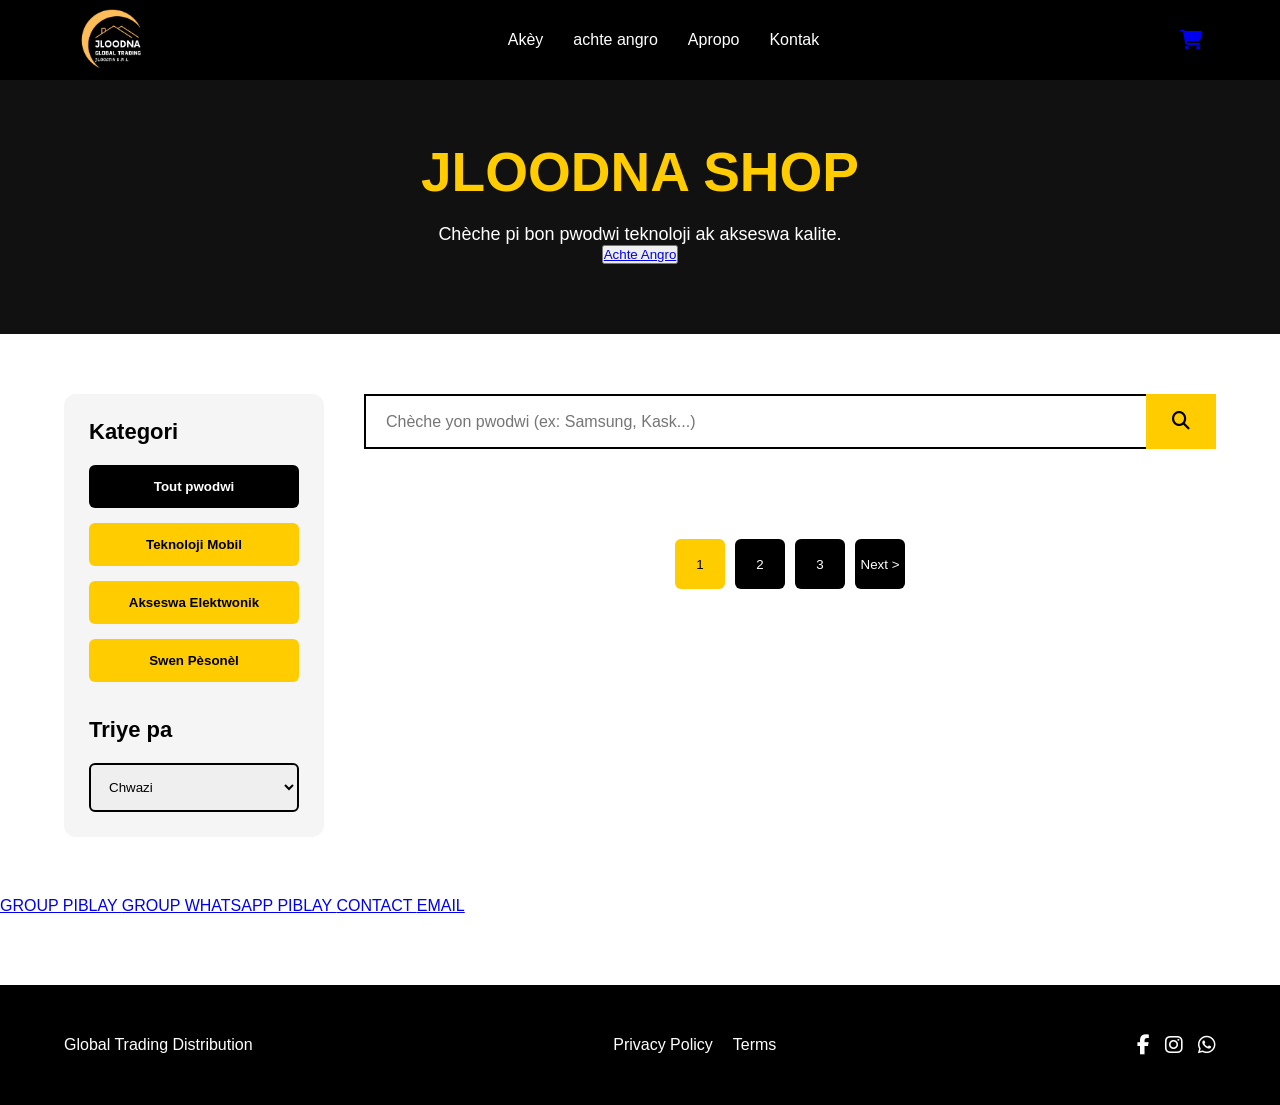
<file: shop.html>
<!DOCTYPE html>
<html lang="ht">
<head>
  <meta charset="UTF-8">
  <meta name="viewport" content="width=device-width, initial-scale=1.0">

  <title>JLOODNA SHOP</title>

  <link rel="stylesheet" href="shop.css">

  <!-- FONT AWESOME -->
  <link rel="stylesheet"
  href="https://cdnjs.cloudflare.com/ajax/libs/font-awesome/6.5.1/css/all.min.css"/>
</head>
<body>

  <!-- HEADER -->

  <header class="header">

    <div class="logo">
      <img class="logo" src="logo.png" style="font-size:15px;">
    </div>

    <nav class="nav">
      <a href="./index">Akèy</a>
      <a href="./b2b">achte angro</a>
      <a href="./about">Apropo</a>
      <a href="./contact">Kontak</a>
    </nav>

    <div class="cart-search">
     <a href="./cart"><i class="fa-solid fa-cart-shopping"></i></a>
      
    </div>

  </header>

  <!-- SHOP HERO -->

  <section class="shop-hero">

    <h1>JLOODNA SHOP</h1>

    <p>
      Chèche pi bon pwodwi teknoloji ak akseswa kalite.
    </p>
    <button><a href="./b2b">Achte Angro</a></button>

  </section>

  <!-- SHOP CONTAINER -->

  <section class="shop-container">

    <!-- FILTERS -->

    <aside class="filters">

      <h2>Kategori</h2>

      <div class="filter-group">

        <button class="filter-btn active"
        data-category="all">
          Tout pwodwi
        </button>

        <button class="filter-btn"
        data-category="mobile">
          Teknoloji Mobil
        </button>

        <button class="filter-btn"
        data-category="accessories">
          Akseswa Elektwonik
        </button>

        <button class="filter-btn"
        data-category="care">
          Swen Pèsonèl
        </button>

      </div>

      <h2>Triye pa</h2>

      <select id="sort-select">

        <option value="default">
          Chwazi
        </option>

        <option value="low-high">
          Pri pi ba rive pi wo
        </option>

        <option value="high-low">
          Pri pi wo rive pi ba
        </option>

        <option value="newest">
          Dènye pwodwi yo
        </option>

      </select>

    </aside>

    <!-- PRODUCTS SIDE -->

    <div class="products-area">

      <!-- SEARCH -->

      <div class="search-box">

        <input type="text"
        id="search-input"
        placeholder="Chèche yon pwodwi (ex: Samsung, Kask...)">

        <button>
          <i class="fa-solid fa-magnifying-glass"></i>
        </button>

      </div>

      <!-- PRODUCTS GRID -->

      <div class="products-grid"
      id="products-grid">

      </div>

      <!-- PAGINATION -->

      <div class="pagination">

        <button class="page-btn active">
          1
        </button>

        <button class="page-btn">
          2
        </button>

        <button class="page-btn">
          3
        </button>

        <button class="page-btn">
          Next >
        </button>

      </div>

    </div>

  </section>
<!-- CHAT -->
<div class="chat-menu" id="chatMenu">

    <a href="./groupe_piblay.html" target="_blank" class="chat-option">
        <ion-icon name="people-outline"></ion-icon>
        GROUP PIBLAY
    </a>

        <a href="https://chat.whatsapp.com/LrCq7YCvhDC6yTLXGeAAxY" target="_blank" class="chat-option">
        <ion-icon name="people-outline"></ion-icon>
        GROUP WHATSAPP PIBLAY
    </a>

    <a href="https://wa.me/50940894038" target="_blank" class="chat-option">
        <ion-icon name="logo-whatsapp"></ion-icon>
        CONTACT
    </a>

    <a href="mailto:info.piblay@gmail.com" class="chat-option">
        <ion-icon name="mail-outline"></ion-icon>
        EMAIL
    </a>

</div>
  <!-- FOOTER -->

  <footer class="footer">

    <div class="footer-content">

      <div>
        <img class="logo" href="logo.png">
        <p>Global Trading Distribution</p>
      </div>

      <div class="footer-links">
        <a href="./legal">Privacy Policy</a>
        <a href="./about">Terms</a>
      </div>

      <div class="socials">
        <i <a href="https://www.facebook.com/jloodna" class="fa-brands fa-facebook-f"></i>
        <i <a href="https://www.instagram.com/@jloodna" class="fa-brands fa-instagram"></i>
        <i <a href="https://wa.me/message/Y75WJGSGU3JZI1" class="fa-brands fa-whatsapp"></i>
      </div>

    </div>

  </footer>
<script>
  const products =
JSON.parse(localStorage.getItem("jloodnaProducts"))
|| [];

const shopContainer =
document.getElementById("shop-products");

products.forEach(product => {

  shopContainer.innerHTML += `

    <div class="product-card">

      <img src="${product.image}">

      <h3>${product.name}</h3>

      <p>$${product.price}</p>

      <button onclick='addToCart(${JSON.stringify(product)})'>
        Ajouter au panier
      </button>

    </div>

  `;

});
</script>
  <script src="shop.js"></script>

</body>
      </html>
</file>
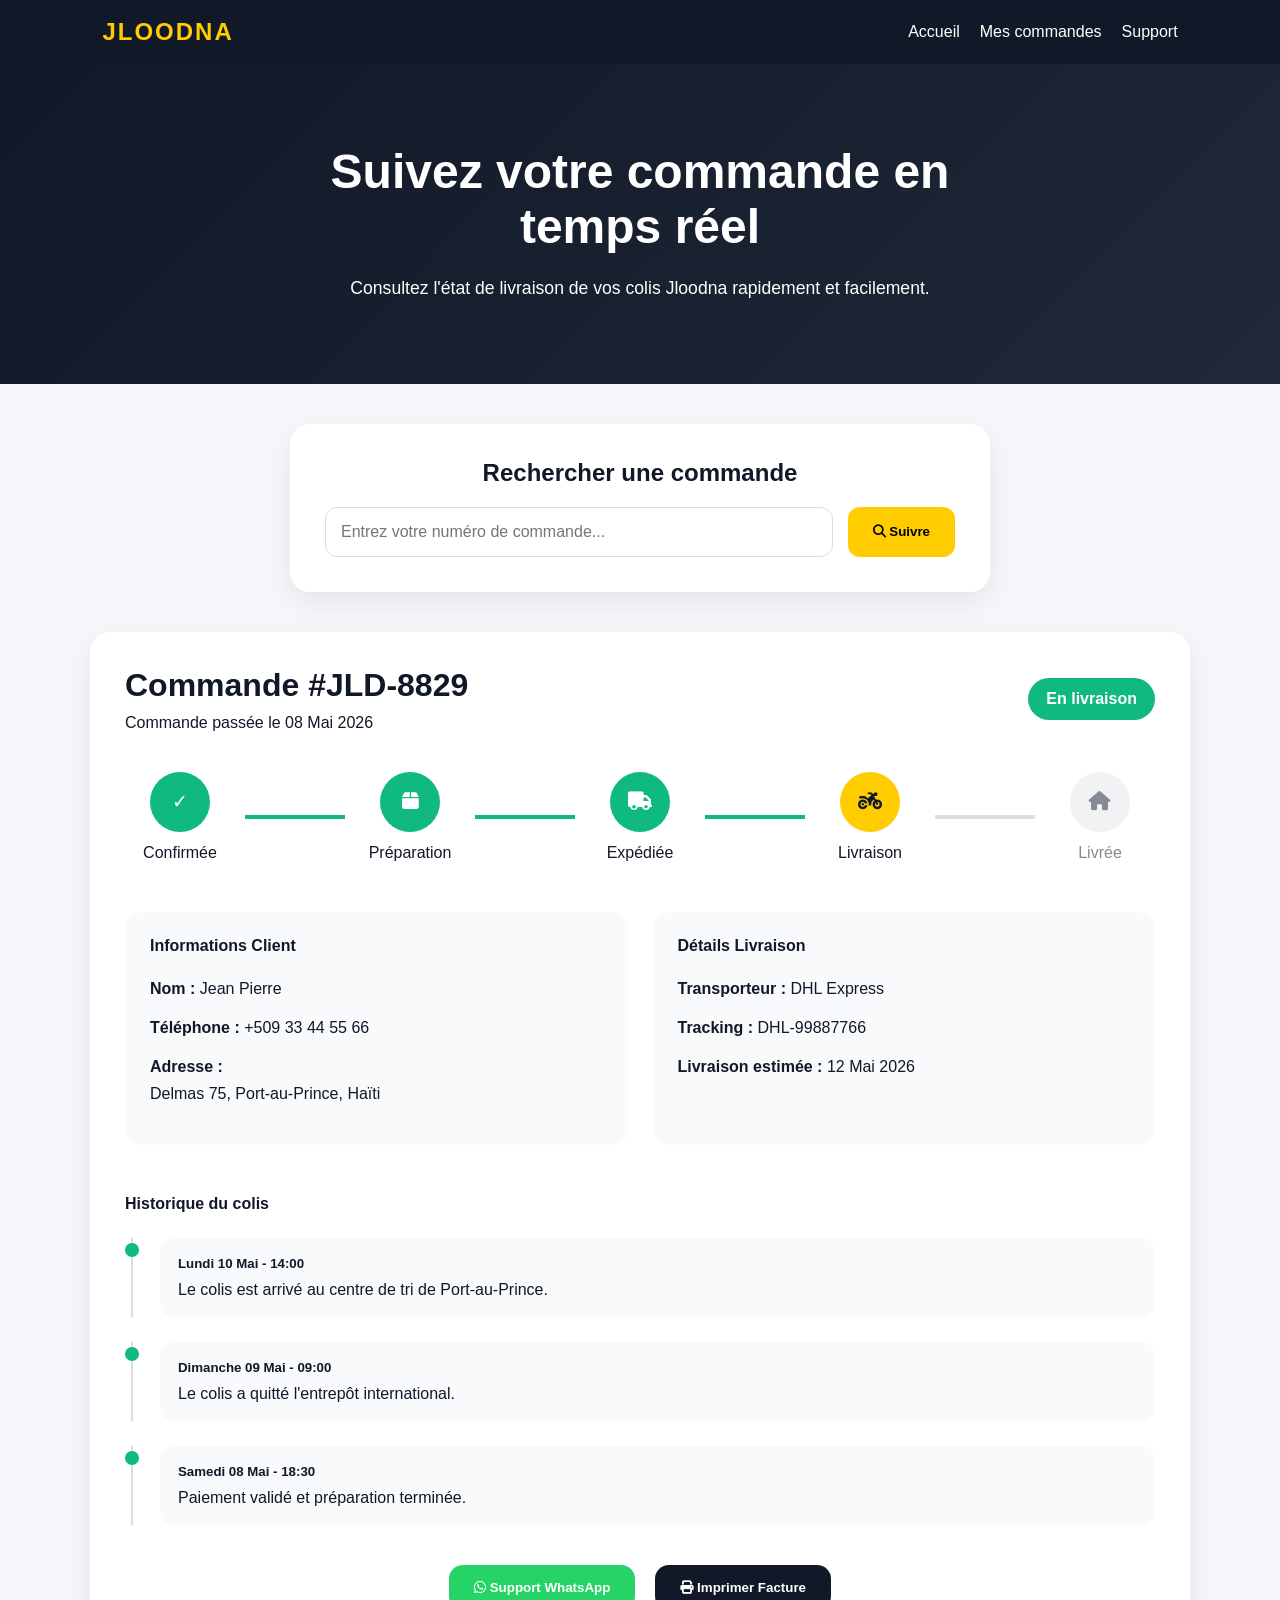
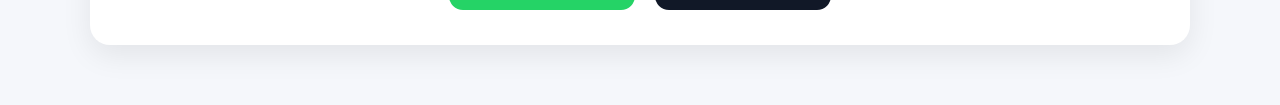
<file: suivis.html>
<!-- order-tracking.html -->
<!DOCTYPE html>
<html lang="fr">
<head>
  <meta charset="UTF-8">
  <meta name="viewport" content="width=device-width, initial-scale=1.0">

  <title>Suivi de Commande | Jloodna</title>

  <link rel="stylesheet" href="suivis.css">

  <link rel="stylesheet"
  href="https://cdnjs.cloudflare.com/ajax/libs/font-awesome/6.5.1/css/all.min.css">
</head>
<body>

  <!-- HEADER -->
  <header class="header">

    <div class="logo">
      JLOODNA
    </div>

    <div class="header-right">
      <a href="#">Accueil</a>
      <a href="#">Mes commandes</a>
      <a href="#">Support</a>
    </div>

  </header>

  <!-- HERO -->
  <section class="hero">

    <div class="hero-content">

      <h1>Suivez votre commande en temps réel</h1>

      <p>
        Consultez l'état de livraison de vos colis Jloodna rapidement et facilement.
      </p>

    </div>

  </section>

  <!-- SEARCH -->
  <section class="tracking-search">

    <div class="search-box">

      <h2>Rechercher une commande</h2>

      <form id="trackingForm">

        <input
          type="text"
          id="trackingInput"
          placeholder="Entrez votre numéro de commande..."
          required>

        <button type="submit">
          <i class="fa-solid fa-magnifying-glass"></i>
          Suivre
        </button>

      </form>

    </div>

  </section>

  <!-- TRACKING RESULT -->
  <section class="tracking-result" id="trackingResult">

    <!-- ORDER CARD -->
    <div class="tracking-card">

      <div class="order-top">

        <div>
          <h3>Commande #JLD-8829</h3>
          <p>Commande passée le 08 Mai 2026</p>
        </div>

        <div class="status shipping">
          En livraison
        </div>

      </div>

      <!-- STEPS -->
      <div class="steps">

        <div class="step completed">
          <div class="step-icon">✓</div>
          <span>Confirmée</span>
        </div>

        <div class="step-line active"></div>

        <div class="step completed">
          <div class="step-icon">
            <i class="fa-solid fa-box"></i>
          </div>
          <span>Préparation</span>
        </div>

        <div class="step-line active"></div>

        <div class="step completed">
          <div class="step-icon">
            <i class="fa-solid fa-truck"></i>
          </div>
          <span>Expédiée</span>
        </div>

        <div class="step-line active"></div>

        <div class="step current">
          <div class="step-icon">
            <i class="fa-solid fa-motorcycle"></i>
          </div>
          <span>Livraison</span>
        </div>

        <div class="step-line"></div>

        <div class="step">
          <div class="step-icon">
            <i class="fa-solid fa-house"></i>
          </div>
          <span>Livrée</span>
        </div>

      </div>

      <!-- SHIPPING INFO -->
      <div class="tracking-info">

        <div class="info-box">

          <h4>Informations Client</h4>

          <p><strong>Nom :</strong> Jean Pierre</p>

          <p><strong>Téléphone :</strong> +509 33 44 55 66</p>

          <p>
            <strong>Adresse :</strong><br>
            Delmas 75, Port-au-Prince, Haïti
          </p>

        </div>

        <div class="info-box">

          <h4>Détails Livraison</h4>

          <p><strong>Transporteur :</strong> DHL Express</p>

          <p><strong>Tracking :</strong> DHL-99887766</p>

          <p><strong>Livraison estimée :</strong> 12 Mai 2026</p>

        </div>

      </div>

      <!-- TIMELINE -->
      <div class="timeline">

        <h4>Historique du colis</h4>

        <div class="timeline-item">

          <div class="dot"></div>

          <div class="timeline-content">
            <h5>Lundi 10 Mai - 14:00</h5>
            <p>Le colis est arrivé au centre de tri de Port-au-Prince.</p>
          </div>

        </div>

        <div class="timeline-item">

          <div class="dot"></div>

          <div class="timeline-content">
            <h5>Dimanche 09 Mai - 09:00</h5>
            <p>Le colis a quitté l'entrepôt international.</p>
          </div>

        </div>

        <div class="timeline-item">

          <div class="dot"></div>

          <div class="timeline-content">
            <h5>Samedi 08 Mai - 18:30</h5>
            <p>Paiement validé et préparation terminée.</p>
          </div>

        </div>

      </div>

      <!-- ACTIONS -->
      <div class="actions">

        <button class="btn whatsapp">
          <i class="fa-brands fa-whatsapp"></i>
          Support WhatsApp
        </button>

        <button class="btn print" id="printBtn">
          <i class="fa-solid fa-print"></i>
          Imprimer Facture
        </button>

      </div>

    </div>

  </section>

  <script src="suivis.js"></script>

</body>
      </html>
</file>
<file: admin.css>
/* ===================================== */
/* JLOODNA ADMIN DASHBOARD CSS */
/* RESPONSIVE + PROFESSIONAL VERSION */
/* ===================================== */

/* ========================= */
/* RESET */
/* ========================= */

*{
  margin:0;
  padding:0;
  box-sizing:border-box;
}

:root{

  --primary:#FFD700;
  --primary-hover:#ffcc00;

  --dark:#111111;
  --dark-light:#1b1b1b;

  --white:#ffffff;

  --gray:#777777;
  --gray-light:#f5f5f5;
  --border:#e5e5e5;

  --green:#4caf50;
  --blue:#2196f3;
  --orange:#ff9800;
  --purple:#9c27b0;
  --red:#e53935;

  --shadow:
  0 5px 20px rgba(0,0,0,0.06);

  --radius:22px;

}

html{
  scroll-behavior:smooth;
}

body{
  background:var(--gray-light);
  overflow-x:hidden;
  font-family:Arial,sans-serif;
  color:var(--dark);
}

/* ========================= */
/* GLOBAL */
/* ========================= */

.hidden{
  display:none !important;
}

img{
  max-width:100%;
  display:block;
}

button,
input,
textarea,
select{
  font-family:inherit;
}

button{
  cursor:pointer;
}

a{
  text-decoration:none;
}

/* ========================= */
/* LOGIN PAGE */
/* ========================= */

.admin-login{
  width:100%;
  min-height:100vh;
  display:flex;
  justify-content:center;
  align-items:center;
  background:
  linear-gradient(
    135deg,
    #111,
    #1f1f1f
  );
  padding:20px;
}

.login-box{
  width:100%;
  max-width:420px;
  background:var(--white);
  padding:40px 30px;
  border-radius:30px;
  box-shadow:
  0 20px 50px rgba(0,0,0,0.25);

  display:flex;
  flex-direction:column;
  gap:18px;
}

.login-logo{
  width:170px;
  margin:auto;
}

.login-logo img{
  width:100%;
  object-fit:contain;
}

.login-box h2{
  text-align:center;
  font-size:1.9rem;
  color:var(--dark);
}

.login-box p{
  text-align:center;
  color:var(--gray);
  line-height:1.5;
}

.login-box input{
  width:100%;
  padding:16px;
  border:1px solid var(--border);
  border-radius:14px;
  outline:none;
  transition:0.3s;
  font-size:1rem;
}

.login-box input:focus{
  border-color:var(--primary);
  box-shadow:
  0 0 0 4px rgba(255,215,0,0.15);
}

.login-box button{
  width:100%;
  border:none;
  padding:16px;
  border-radius:14px;
  background:var(--primary);
  color:#000;
  font-weight:bold;
  font-size:1rem;
  transition:0.3s;
}

.login-box button:hover{
  background:var(--primary-hover);
  transform:translateY(-2px);
}

.login-error{
  display:none;
  background:#ffe5e5;
  color:#c62828;
  padding:14px;
  border-radius:12px;
  text-align:center;
  font-size:0.95rem;
}

/* ========================= */
/* ADMIN PANEL */
/* ========================= */

#admin-panel{
  display:flex;
  min-height:100vh;
}

/* ========================= */
/* SIDEBAR */
/* ========================= */

.sidebar{
  width:280px;
  height:100vh;
  background:var(--dark);
  position:fixed;
  top:0;
  left:0;
  z-index:1000;
  overflow-y:auto;
  padding:22px 18px;
  transition:0.35s ease;
}

/* SCROLLBAR */

.sidebar::-webkit-scrollbar{
  width:6px;
}

.sidebar::-webkit-scrollbar-thumb{
  background:#333;
  border-radius:10px;
}

/* SIDEBAR HEADER */

.sidebar-header{
  display:flex;
  justify-content:space-between;
  align-items:center;
  margin-bottom:35px;
}

.logo{
  width:170px;
}

.logo img{
  width:100%;
}

/* CLOSE BUTTON */

.close-sidebar{
  width:42px;
  height:42px;
  border:none;
  border-radius:12px;
  background:#222;
  color:var(--primary);
  display:none;
  justify-content:center;
  align-items:center;
  font-size:1.1rem;
}

/* ========================= */
/* SIDEBAR MENU */
/* ========================= */

.sidebar-menu{
  display:flex;
  flex-direction:column;
  gap:14px;
}

.menu-item{
  width:100%;
}

/* MAIN BUTTON */

.menu-btn{
  width:100%;
  border:none;
  background:transparent;
  color:#fff;

  display:flex;
  justify-content:space-between;
  align-items:center;

  padding:15px 16px;
  border-radius:14px;

  transition:0.3s;
  font-size:1rem;
}

.menu-btn span{
  display:flex;
  align-items:center;
  gap:12px;
}

.menu-btn:hover,
.menu-btn.active{
  background:var(--primary);
  color:#000;
}

/* SUB MENU */

.sub-menu{
  display:none;
  flex-direction:column;
  gap:8px;
  padding-left:10px;
  margin-top:10px;
}

.sub-menu.active{
  display:flex;
}

.sub-menu a{
  color:#ccc;
  padding:12px 14px;
  border-radius:12px;
  transition:0.3s;
  font-size:0.95rem;
}

.sub-menu a:hover{
  background:#222;
  color:var(--primary);
}

/* LOGOUT */

.logout-btn{
  background:#1d1d1d;
}

/* ========================= */
/* MAIN CONTENT */
/* ========================= */

.main-content{
  flex:1;
  margin-left:280px;
  width:100%;
  padding:30px;
}

/* ========================= */
/* TOP BAR */
/* ========================= */

.top-bar{
  background:var(--white);
  border-radius:var(--radius);

  display:flex;
  justify-content:space-between;
  align-items:center;

  padding:18px 24px;
  margin-bottom:30px;

  box-shadow:var(--shadow);
}

.top-left{
  display:flex;
  align-items:center;
  gap:16px;
}

.menu-toggle{
  width:46px;
  height:46px;

  border:none;
  border-radius:12px;

  background:var(--dark);
  color:#fff;

  display:none;
  justify-content:center;
  align-items:center;

  font-size:1.1rem;
}

.top-bar h1{
  font-size:1.5rem;
}

/* PROFILE */

.admin-profile{
  display:flex;
  align-items:center;
  gap:12px;
}

.admin-avatar{
  width:48px;
  height:48px;
  border-radius:50%;
  background:var(--primary);

  display:flex;
  justify-content:center;
  align-items:center;

  font-weight:bold;
  color:#000;
}

/* ========================= */
/* DASHBOARD */
/* ========================= */

.dashboard-section{
  margin-bottom:40px;
}

.dashboard-cards{
  display:grid;
  grid-template-columns:
  repeat(auto-fit,minmax(240px,1fr));

  gap:20px;
  margin-bottom:25px;
}

/* CARD */

.dashboard-card{
  background:var(--white);
  border-radius:var(--radius);

  padding:24px;

  display:flex;
  justify-content:space-between;
  align-items:center;

  box-shadow:var(--shadow);
  transition:0.3s;
}

.dashboard-card:hover{
  transform:translateY(-5px);
}

.dashboard-card h3{
  font-size:0.95rem;
  color:var(--gray);
  margin-bottom:10px;
}

.dashboard-card h2{
  font-size:2rem;
}

.dashboard-card i{
  font-size:2.4rem;
}

.revenue-card i{
  color:var(--green);
}

.orders-card i{
  color:var(--blue);
}

.clients-card i{
  color:var(--orange);
}

.products-card i{
  color:var(--purple);
}

/* ========================= */
/* DASHBOARD GRID */
/* ========================= */

.dashboard-grid{
  display:grid;
  grid-template-columns:2fr 1fr;
  gap:24px;
  margin-bottom:24px;
}

.dashboard-box{
  background:var(--white);
  border-radius:var(--radius);
  padding:25px;
  box-shadow:var(--shadow);
}

.box-header{
  margin-bottom:22px;
}

.box-header h3{
  font-size:1.1rem;
}

/* ========================= */
/* RECENT ORDERS */
/* ========================= */

.recent-order{
  display:flex;
  justify-content:space-between;
  align-items:center;
  gap:15px;

  padding:15px 0;

  border-bottom:1px solid var(--border);
}

.recent-order:last-child{
  border-bottom:none;
}

.order-client{
  display:flex;
  align-items:center;
  gap:12px;
}

.order-avatar{
  width:50px;
  height:50px;
  border-radius:50%;
  background:var(--primary);

  display:flex;
  justify-content:center;
  align-items:center;

  font-weight:bold;
}

.order-price{
  color:var(--green);
  font-weight:bold;
}

/* ========================= */
/* ACTIVITIES */
/* ========================= */

.activity-item{
  display:flex;
  gap:15px;
  margin-bottom:20px;
}

.activity-icon{
  width:46px;
  height:46px;
  border-radius:50%;
  background:var(--primary);

  display:flex;
  justify-content:center;
  align-items:center;
}

.activity-content span{
  color:var(--gray);
  font-size:0.9rem;
}

/* ========================= */
/* BEST PRODUCTS */
/* ========================= */

.best-product{
  display:flex;
  align-items:center;
  gap:15px;
  margin-bottom:18px;
}

.best-product img{
  width:70px;
  height:70px;
  border-radius:14px;
  object-fit:cover;
}

/* ========================= */
/* QUICK ACTIONS */
/* ========================= */

.quick-actions{
  display:flex;
  flex-direction:column;
  gap:14px;
}

.quick-actions button{
  border:none;
  border-radius:14px;

  background:var(--dark);
  color:#fff;

  padding:15px;

  display:flex;
  align-items:center;
  gap:12px;

  transition:0.3s;
}

.quick-actions button:hover{
  background:var(--primary);
  color:#000;
}

/* ========================= */
/* SECTION TITLE */
/* ========================= */

.section-title{
  margin-bottom:20px;
}

.section-title h2{
  font-size:1.5rem;
}

/* ========================= */
/* FORM */
/* ========================= */

.form-container{
  background:var(--white);
  border-radius:var(--radius);
  padding:30px;
  box-shadow:var(--shadow);
  margin-bottom:30px;
}

.form-group{
  margin-bottom:20px;
}

.form-group label{
  display:block;
  margin-bottom:10px;
  font-weight:bold;
}

.form-group input,
.form-group textarea,
.form-group select{
  width:100%;
  padding:15px;
  border:1px solid var(--border);
  border-radius:14px;
  outline:none;
  transition:0.3s;
}

.form-group input:focus,
.form-group textarea:focus,
.form-group select:focus{
  border-color:var(--primary);
  box-shadow:
  0 0 0 4px rgba(255,215,0,0.15);
}

textarea{
  resize:none;
  min-height:130px;
}

/* IMAGE PREVIEW */

.image-preview{
  width:100%;
  height:250px;
  border:2px dashed #d7d7d7;
  border-radius:18px;
  overflow:hidden;

  display:flex;
  justify-content:center;
  align-items:center;

  background:#fafafa;
  margin-bottom:20px;
}

.image-preview img{
  width:100%;
  height:100%;
  object-fit:cover;
}

/* CHECKBOX */

.checkbox-group{
  display:flex;
  align-items:center;
  gap:10px;
  margin-bottom:22px;
}

/* BUTTON */

.publish-btn{
  width:100%;
  border:none;
  border-radius:14px;

  background:var(--primary);

  padding:16px;

  font-size:1rem;
  font-weight:bold;

  transition:0.3s;
}

.publish-btn:hover{
  background:var(--primary-hover);
}

/* SUCCESS */

.success-message{
  display:none;
  margin-top:20px;
  background:#d4edda;
  color:#155724;
  padding:15px;
  border-radius:12px;
}

/* ========================= */
/* PRODUCTS */
/* ========================= */

.products-list{
  margin-bottom:40px;
}

#products-container{
  display:grid;
  grid-template-columns:
  repeat(auto-fit,minmax(250px,1fr));

  gap:20px;
}

.product-card{
  background:var(--white);
  border-radius:22px;
  overflow:hidden;
  box-shadow:var(--shadow);
}

.product-card img{
  width:100%;
  height:240px;
  object-fit:cover;
}

.product-content{
  padding:20px;
}

.product-content h3{
  margin-bottom:10px;
}

.delete-btn{
  width:100%;
  border:none;
  border-radius:12px;

  padding:14px;
  margin-top:16px;

  background:var(--red);
  color:#fff;

  transition:0.3s;
}

.delete-btn:hover{
  opacity:0.9;
}

/* ========================= */
/* ORDERS + CLIENTS */
/* ========================= */

.orders-section,
.clients-section{
  background:var(--white);
  border-radius:var(--radius);
  padding:30px;
  margin-bottom:35px;
  box-shadow:var(--shadow);
}

/* HEADERS */

.section-header,
.clients-header{
  display:flex;
  justify-content:space-between;
  align-items:center;
  gap:20px;
  flex-wrap:wrap;

  margin-bottom:30px;
}

/* STATS */

.order-stats,
.client-stats{
  display:flex;
  gap:15px;
  flex-wrap:wrap;
}

.stat-card,
.client-stat-card{
  background:#fafafa;
  padding:16px 24px;
  border-radius:16px;
  text-align:center;
}

.stat-card span,
.client-stat-card span{
  display:block;
  font-size:1.5rem;
  font-weight:bold;
  color:var(--primary);
}

/* FILTER */

.orders-filter,
.clients-filter{
  display:flex;
  gap:15px;
  flex-wrap:wrap;
  margin-bottom:25px;
}

.orders-filter input,
.orders-filter select,
.clients-filter input,
.clients-filter select{
  padding:14px;
  border:1px solid var(--border);
  border-radius:12px;
  outline:none;
}

.orders-filter input,
.clients-filter input{
  flex:1;
  min-width:250px;
}

/* TABLE */

.orders-table-container,
.clients-table-container{
  width:100%;
  overflow-x:auto;
}

.orders-table,
.clients-table{
  width:100%;
  min-width:1000px;
  border-collapse:collapse;
}

.orders-table th,
.clients-table th{
  background:var(--dark);
  color:#fff;
  padding:16px;
  text-align:left;
}

.orders-table td,
.clients-table td{
  padding:16px;
  border-bottom:1px solid var(--border);
}

/* CLIENT */

.client-info{
  display:flex;
  align-items:center;
  gap:12px;
}

.client-avatar{
  width:50px;
  height:50px;
  border-radius:50%;
  background:var(--primary);

  display:flex;
  justify-content:center;
  align-items:center;

  font-weight:bold;
}

/* STATUS */

.client-status,
.status{
  padding:8px 14px;
  border-radius:30px;
  font-size:0.85rem;
  font-weight:bold;
}

.pending{
  background:#fff3cd;
  color:#856404;
}

.processing{
  background:#d1ecf1;
  color:#0c5460;
}

.shipping{
  background:#cce5ff;
  color:#004085;
}

.completed,
.status-active{
  background:#d4edda;
  color:#155724;
}

.cancelled,
.status-blocked{
  background:#f8d7da;
  color:#721c24;
}

.status-vip{
  background:#fff3cd;
  color:#856404;
}

/* BUTTONS */

.action-buttons,
.client-actions{
  display:flex;
  flex-wrap:wrap;
  gap:10px;
}

.action-buttons button,
.client-actions button{
  border:none;
  border-radius:10px;
  padding:10px 14px;
  font-size:0.9rem;
}

.view-btn,
.view-client-btn{
  background:var(--dark);
  color:#fff;
}

.delete-order-btn,
.delete-client-btn{
  background:var(--red);
  color:#fff;
}

.block-client-btn{
  background:var(--orange);
  color:#fff;
}

/* STATUS SELECT */

.status-select{
  padding:10px;
  border-radius:10px;
  border:1px solid var(--border);
}

/* ========================= */
/* RESPONSIVE */
/* ========================= */

@media(max-width:1100px){

  .dashboard-grid{
    grid-template-columns:1fr;
  }

}

/* TABLET */

@media(max-width:900px){

  .sidebar{
    left:-300px;
  }

  .sidebar.open{
    left:0;
  }

  .close-sidebar{
    display:flex;
  }

  .menu-toggle{
    display:flex;
  }

  .main-content{
    margin-left:0;
    padding:20px;
  }

}

/* MOBILE */

@media(max-width:768px){

  .top-bar{
    flex-direction:column;
    align-items:flex-start;
    gap:15px;
  }

  .dashboard-card{
    padding:20px;
  }

  .dashboard-card h2{
    font-size:1.5rem;
  }

  .dashboard-card i{
    font-size:2rem;
  }

  .orders-section,
  .clients-section,
  .form-container,
  .dashboard-box{
    padding:20px;
  }

  .recent-order{
    flex-direction:column;
    align-items:flex-start;
  }

  .section-header,
  .clients-header{
    flex-direction:column;
    align-items:flex-start;
  }

  .stat-card,
  .client-stat-card{
    width:100%;
  }

}

/* SMALL MOBILE */

@media(max-width:500px){

  .main-content{
    padding:15px;
  }

  .login-box{
    padding:30px 20px;
  }

  .top-bar h1{
    font-size:1.2rem;
  }

  .dashboard-card{
    flex-direction:column;
    align-items:flex-start;
    gap:15px;
  }

  .dashboard-card h2{
    font-size:1.3rem;
  }

  .orders-filter input,
  .clients-filter input{
    min-width:100%;
  }

  .action-buttons,
  .client-actions{
    flex-direction:column;
  }

  .action-buttons button,
  .client-actions button{
    width:100%;
  }

  }
</file>
<file: ajoute-produit.css>
*{
  margin:0;
  padding:0;
  box-sizing:border-box;
  font-family:Arial;
}

body{
  background:#f5f5f5;
}

.hidden{
  display:none;
}

/* LOGIN */

.admin-login{
  width:100%;
  min-height:100vh;
  display:flex;
  justify-content:center;
  align-items:center;
  background:#111;
}

.login-box{
  background:#fff;
  padding:40px;
  border-radius:20px;
  width:350px;
  display:flex;
  flex-direction:column;
  gap:15px;
}

.login-box h2{
  text-align:center;
}

.login-box input{
  padding:15px;
  border:1px solid #ccc;
  border-radius:10px;
}

.login-box button{
  padding:15px;
  border:none;
  background:#FFD700;
  font-weight:bold;
  border-radius:10px;
  cursor:pointer;
}

.login-error{
  color:red;
  display:none;
  text-align:center;
}

/* PANEL */

#admin-panel{
  display:flex;
}

/* SIDEBAR */

.sidebar{
  width:250px;
  min-height:100vh;
  background:#000;
  color:#fff;
  padding:30px 20px;
}

.logo{
  font-size:1.5rem;
  font-weight:bold;
  color:#FFD700;
  margin-bottom:40px;
}

.sidebar-menu{
  display:flex;
  flex-direction:column;
  gap:15px;
}

.sidebar-menu a{
  color:#fff;
  text-decoration:none;
  padding:12px;
  border-radius:10px;
  transition:0.3s;
}

.sidebar-menu a:hover,
.sidebar-menu .active{
  background:#FFD700;
  color:#000;
}

/* MAIN */

.main-content{
  flex:1;
  padding:40px;
}

.top-bar{
  margin-bottom:30px;
}

.form-container{
  background:#fff;
  padding:30px;
  border-radius:20px;
}

.form-group{
  margin-bottom:20px;
}

.form-group label{
  display:block;
  margin-bottom:10px;
  font-weight:bold;
}

.form-group input,
.form-group textarea,
.form-group select{
  width:100%;
  padding:15px;
  border:1px solid #ddd;
  border-radius:10px;
}

textarea{
  min-height:120px;
}

.image-preview{
  width:100%;
  height:250px;
  border:2px dashed #ccc;
  border-radius:15px;
  overflow:hidden;
  margin-bottom:20px;
  display:flex;
  justify-content:center;
  align-items:center;
  background:#fafafa;
}

.image-preview img{
  width:100%;
  height:100%;
  object-fit:cover;
}

.checkbox-group{
  display:flex;
  align-items:center;
  gap:10px;
  margin-bottom:20px;
}

.publish-btn{
  width:100%;
  padding:15px;
  border:none;
  background:#FFD700;
  font-weight:bold;
  border-radius:10px;
  cursor:pointer;
}

.success-message{
  margin-top:20px;
  color:green;
  display:none;
}

/* PRODUCTS */

.products-list{
  margin-top:40px;
}

#products-container{
  display:grid;
  grid-template-columns:repeat(auto-fit,minmax(250px,1fr));
  gap:20px;
  margin-top:20px;
}

.product-card{
  background:#fff;
  border-radius:20px;
  overflow:hidden;
  box-shadow:0 5px 15px rgba(0,0,0,0.08);
}

.product-card img{
  width:100%;
  height:220px;
  object-fit:cover;
}

.product-content{
  padding:20px;
}

.product-content h3{
  margin-bottom:10px;
}

.delete-btn{
  width:100%;
  margin-top:15px;
  padding:12px;
  border:none;
  background:red;
  color:#fff;
  border-radius:10px;
  cursor:pointer;
}

@media(max-width:900px){

  #admin-panel{
    flex-direction:column;
  }

  .sidebar{
    width:100%;
    min-height:auto;
  }

  .main-content{
    padding:20px;
  }

  }


/* ========================= */
/* ORDERS SECTION */
/* ========================= */

.orders-section{
  margin-top:50px;
  background:#fff;
  padding:30px;
  border-radius:20px;
}

.section-header{
  display:flex;
  justify-content:space-between;
  align-items:center;
  gap:20px;
  flex-wrap:wrap;
  margin-bottom:30px;
}

.section-header h2{
  font-size:1.5rem;
}

.order-stats{
  display:flex;
  gap:15px;
  flex-wrap:wrap;
}

.stat-card{
  background:#f5f5f5;
  padding:15px 25px;
  border-radius:15px;
  text-align:center;
}

.stat-card span{
  display:block;
  font-size:1.5rem;
  font-weight:bold;
  color:#FFD700;
}

.orders-filter{
  display:flex;
  gap:15px;
  margin-bottom:25px;
  flex-wrap:wrap;
}

.orders-filter input,
.orders-filter select{
  padding:14px;
  border:1px solid #ddd;
  border-radius:10px;
}

.orders-filter input{
  flex:1;
  min-width:250px;
}

.orders-table-container{
  width:100%;
  overflow-x:auto;
}

.orders-table{
  width:100%;
  border-collapse:collapse;
  min-width:1100px;
}

.orders-table th{
  background:#111;
  color:#fff;
  padding:15px;
  text-align:left;
}

.orders-table td{
  padding:15px;
  border-bottom:1px solid #eee;
}

.order-product{
  display:flex;
  align-items:center;
  gap:10px;
  margin-bottom:8px;
}

.order-product img{
  width:50px;
  height:50px;
  object-fit:cover;
  border-radius:8px;
}

.status{
  padding:8px 12px;
  border-radius:30px;
  font-size:0.85rem;
  font-weight:bold;
}

.pending{
  background:#fff3cd;
  color:#856404;
}

.processing{
  background:#d1ecf1;
  color:#0c5460;
}

.shipping{
  background:#cce5ff;
  color:#004085;
}

.completed{
  background:#d4edda;
  color:#155724;
}

.cancelled{
  background:#f8d7da;
  color:#721c24;
}

.action-buttons{
  display:flex;
  gap:10px;
  flex-wrap:wrap;
}

.action-buttons button{
  border:none;
  padding:10px 12px;
  border-radius:8px;
  cursor:pointer;
  font-size:0.9rem;
}

.view-btn{
  background:#111;
  color:#fff;
}

.delete-order-btn{
  background:red;
  color:#fff;
}

.status-select{
  padding:10px;
  border-radius:8px;
  border:1px solid #ccc;
}

/* MOBILE */

@media(max-width:768px){

  .orders-section{
    padding:20px;
  }

  .section-header{
    flex-direction:column;
    align-items:flex-start;
  }

  .order-stats{
    width:100%;
  }

  .stat-card{
    flex:1;
  }

  }

/* ========================= */
/* CLIENTS SECTION */
/* ========================= */

.clients-section{
  margin-top:50px;
  background:#fff;
  padding:30px;
  border-radius:20px;
}

.clients-header{
  display:flex;
  justify-content:space-between;
  align-items:center;
  gap:20px;
  flex-wrap:wrap;
  margin-bottom:30px;
}

.client-stats{
  display:flex;
  gap:15px;
  flex-wrap:wrap;
}

.client-stat-card{
  background:#f5f5f5;
  padding:15px 25px;
  border-radius:15px;
  text-align:center;
}

.client-stat-card span{
  display:block;
  font-size:1.5rem;
  font-weight:bold;
  color:#FFD700;
}

.clients-filter{
  display:flex;
  gap:15px;
  flex-wrap:wrap;
  margin-bottom:25px;
}

.clients-filter input,
.clients-filter select{
  padding:14px;
  border:1px solid #ddd;
  border-radius:10px;
}

.clients-filter input{
  flex:1;
  min-width:250px;
}

.clients-table-container{
  width:100%;
  overflow-x:auto;
}

.clients-table{
  width:100%;
  border-collapse:collapse;
  min-width:1000px;
}

.clients-table th{
  background:#111;
  color:#fff;
  padding:15px;
  text-align:left;
}

.clients-table td{
  padding:15px;
  border-bottom:1px solid #eee;
}

.client-info{
  display:flex;
  align-items:center;
  gap:12px;
}

.client-avatar{
  width:50px;
  height:50px;
  border-radius:50%;
  background:#FFD700;
  display:flex;
  align-items:center;
  justify-content:center;
  font-weight:bold;
  color:#000;
}

.client-status{
  padding:8px 12px;
  border-radius:30px;
  font-size:0.85rem;
  font-weight:bold;
}

.status-active{
  background:#d4edda;
  color:#155724;
}

.status-vip{
  background:#fff3cd;
  color:#856404;
}

.status-blocked{
  background:#f8d7da;
  color:#721c24;
}

.client-actions{
  display:flex;
  gap:10px;
  flex-wrap:wrap;
}

.client-actions button{
  border:none;
  padding:10px 12px;
  border-radius:8px;
  cursor:pointer;
  font-size:0.9rem;
}

.view-client-btn{
  background:#111;
  color:#fff;
}

.block-client-btn{
  background:#ff9800;
  color:#fff;
}

.delete-client-btn{
  background:red;
  color:#fff;
}

/* MOBILE */

@media(max-width:768px){

  .clients-section{
    padding:20px;
  }

  .clients-header{
    flex-direction:column;
    align-items:flex-start;
  }

  .client-stats{
    width:100%;
  }

  .client-stat-card{
    flex:1;
  }

  }
</file>
<file: cart.css>
*{
  margin:0;
  padding:0;
  box-sizing:border-box;
  font-family:Arial, sans-serif;
}

body{
  background:#f5f5f5;
  color:#111;
}

.header{
  width:100%;
  background:#000;
  color:#fff;
  padding:18px 8%;
  display:flex;
  justify-content:space-between;
  align-items:center;
  flex-wrap:wrap;
}

.logo{
  font-size:1.5rem;
  font-weight:bold;
  color:#FFD700;
}

.nav{
  display:flex;
  gap:20px;
}

.nav a{
  color:#fff;
  text-decoration:none;
  transition:0.3s;
}

.nav a:hover{
  color:#FFD700;
}

.cart-section{
  width:100%;
  padding:40px 8%;
  display:grid;
  grid-template-columns:2fr 1fr;
  gap:30px;
}

.cart-products,
.cart-summary{
  background:#fff;
  border-radius:15px;
  padding:25px;
  box-shadow:0 5px 15px rgba(0,0,0,0.08);
}

.cart-products h1,
.cart-summary h2{
  margin-bottom:20px;
}

.cart-item{
  display:flex;
  align-items:center;
  justify-content:space-between;
  gap:20px;
  padding:20px 0;
  border-bottom:1px solid #eee;
}

.cart-left{
  display:flex;
  align-items:center;
  gap:15px;
}

.cart-left img{
  width:100px;
  height:100px;
  object-fit:cover;
  border-radius:10px;
}

.product-info h3{
  margin-bottom:8px;
}

.quantity-box{
  display:flex;
  align-items:center;
  gap:10px;
  margin-top:10px;
}

.quantity-btn{
  width:30px;
  height:30px;
  border:none;
  background:#000;
  color:#fff;
  border-radius:5px;
  cursor:pointer;
}

.remove-btn{
  background:red;
  color:#fff;
  border:none;
  padding:10px 15px;
  border-radius:8px;
  cursor:pointer;
}

.summary-line,
.summary-total{
  display:flex;
  justify-content:space-between;
  margin:20px 0;
}

.summary-total{
  font-size:1.2rem;
  font-weight:bold;
}

.checkout-btn,
.shop-btn{
  width:100%;
  padding:15px;
  border:none;
  background:#FFD700;
  color:#000;
  font-weight:bold;
  border-radius:10px;
  cursor:pointer;
  text-decoration:none;
  display:flex;
  align-items:center;
  justify-content:center;
  transition:0.3s;
}

.checkout-btn:hover,
.shop-btn:hover{
  background:#000;
  color:#fff;
}

.empty-cart{
  display:none;
  text-align:center;
  padding:50px 20px;
}

.empty-cart i{
  font-size:4rem;
  color:#FFD700;
  margin-bottom:20px;
}

.empty-cart h2{
  margin-bottom:10px;
}

@media(max-width:900px){

  .cart-section{
    grid-template-columns:1fr;
  }

}

@media(max-width:600px){

  .header{
    flex-direction:column;
    gap:15px;
  }

  .nav{
    flex-wrap:wrap;
    justify-content:center;
  }

  .cart-item{
    flex-direction:column;
    align-items:flex-start;
  }

  .cart-left{
    flex-direction:column;
    align-items:flex-start;
  }

  .cart-left img{
    width:100%;
    height:250px;
  }

  }
</file>
<file: contact.css>
*{
  margin:0;
  padding:0;
  box-sizing:border-box;
  font-family:Arial, Helvetica, sans-serif;
}

body{
  background:#fff;
  color:#000;
}

/* HEADER */

.header{
  width:100%;
  height:80px;
  background:#000;
  display:flex;
  justify-content:space-between;
  align-items:center;
  padding:0 6%;
  position:fixed;
  top:0;
  left:0;
  z-index:1000;
}

.logo{
  color:#FFCC00;
  font-size:28px;
  font-weight:bold;
}

.nav{
  display:flex;
  gap:30px;
}

.nav a{
  color:#fff;
  text-decoration:none;
  transition:0.3s;
}

.nav a:hover{
  color:#FFCC00;
}

/* HERO */

.contact-hero{
  width:100%;
  background:#000;
  padding:150px 20px 90px;
  text-align:center;
}

.hero-content h1{
  color:#FFCC00;
  font-size:60px;
  margin-bottom:20px;
}

.hero-content p{
  color:#fff;
  font-size:20px;
  max-width:750px;
  margin:auto;
  line-height:1.8;
}

/* CONTACT */

.contact-section{
  padding:90px 6%;
  display:grid;
  grid-template-columns:1fr 1fr;
  gap:50px;
}

/* INFO */

.contact-info h2,
.contact-form-box h2{
  font-size:38px;
  margin-bottom:35px;
}

.info-card{
  display:flex;
  gap:20px;
  margin-bottom:30px;
  align-items:flex-start;
}

.icon-box{
  width:65px;
  height:65px;
  background:#000;
  color:#FFCC00;
  border-radius:12px;
  display:flex;
  justify-content:center;
  align-items:center;
  font-size:24px;
  flex-shrink:0;
}

.info-card h3{
  margin-bottom:8px;
}

.info-card p,
.info-card span{
  color:#555;
  line-height:1.7;
}

.contact-link{
  display:inline-block;
  margin-top:10px;
  color:#000;
  font-weight:bold;
  text-decoration:none;
}

.contact-link:hover{
  color:#FFCC00;
}

/* MAP */

.map-box{
  margin-top:40px;
  border:2px solid #000;
  border-radius:14px;
  overflow:hidden;
}

.map-box iframe{
  width:100%;
  height:300px;
  border:none;
}

/* FORM */

.contact-form-box{
  background:#f9f9f9;
  padding:40px;
  border-radius:16px;
}

.form-group{
  margin-bottom:25px;
}

.form-group label{
  display:block;
  margin-bottom:10px;
  font-weight:bold;
}

.form-group input,
.form-group select,
.form-group textarea{
  width:100%;
  border:2px solid #000;
  border-radius:10px;
  padding:15px;
  outline:none;
  transition:0.3s;
  background:#fff;
}

.form-group textarea{
  height:180px;
  resize:none;
}

.form-group input:focus,
.form-group select:focus,
.form-group textarea:focus{
  border-color:#FFCC00;
}

.error{
  color:red;
  display:none;
  margin-top:8px;
}

/* BUTTON */

#submit-btn{
  width:100%;
  height:60px;
  border:none;
  background:#FFCC00;
  color:#000;
  font-size:18px;
  font-weight:bold;
  border-radius:10px;
  cursor:pointer;
  transition:0.3s;
}

#submit-btn:hover{
  transform:translateY(-3px);
}

.success-message{
  margin-top:20px;
  background:#eaffea;
  color:green;
  padding:15px;
  border-radius:10px;
  display:none;
  line-height:1.7;
}

/* FOOTER */

.footer{
  background:#000;
  color:#fff;
  padding:50px 6%;
}

.footer-content{
  display:flex;
  justify-content:space-between;
  align-items:center;
  flex-wrap:wrap;
  gap:30px;
}

.footer h3{
  color:#FFCC00;
  margin-bottom:10px;
}

.socials{
  display:flex;
  gap:20px;
}

.socials a{
  width:50px;
  height:50px;
  background:#111;
  border:2px solid #FFCC00;
  border-radius:50%;
  display:flex;
  justify-content:center;
  align-items:center;
  color:#FFCC00;
  text-decoration:none;
  transition:0.3s;
}

.socials a:hover{
  background:#FFCC00;
  color:#000;
}

/* RESPONSIVE */

@media(max-width:950px){

  .contact-section{
    grid-template-columns:1fr;
  }

  .hero-content h1{
    font-size:42px;
  }

  .contact-info h2,
  .contact-form-box h2{
    font-size:30px;
  }

  .nav{
    display:none;
  }

}
</file>
<file: legal.css>
*{
  margin:0;
  padding:0;
  box-sizing:border-box;
  font-family:Arial, Helvetica, sans-serif;
}

body{
  background:#fff;
  color:#000;
  line-height:1.8;
}

/* HEADER */

.header{
  width:100%;
  height:80px;
  background:#000;
  display:flex;
  justify-content:space-between;
  align-items:center;
  padding:0 6%;
  position:fixed;
  top:0;
  left:0;
  z-index:1000;
}

.logo{
  color:#FFCC00;
  font-size:28px;
  font-weight:bold;
}

.nav{
  display:flex;
  gap:30px;
}

.nav a{
  color:#fff;
  text-decoration:none;
  transition:0.3s;
}

.nav a:hover{
  color:#FFCC00;
}

/* HERO */

.legal-hero{
  width:100%;
  background:#000;
  padding:150px 20px 90px;
  text-align:center;
}

.hero-content h1{
  color:#FFCC00;
  font-size:56px;
  margin-bottom:20px;
}

.hero-content p{
  color:#fff;
  font-size:18px;
  max-width:700px;
  margin:auto;
}

/* LEGAL CONTENT */

.legal-content{
  width:90%;
  max-width:1100px;
  margin:auto;
  padding:80px 0;
}

/* BOX */

.legal-box{
  margin-bottom:50px;
  padding:40px;
  border:1px solid #ddd;
  border-radius:16px;
  background:#fff;
}

.legal-box h2{
  color:#FFCC00;
  font-size:34px;
  margin-bottom:35px;
  border-bottom:2px solid #FFCC00;
  padding-bottom:15px;
}

.legal-text h3{
  margin-top:25px;
  margin-bottom:12px;
  font-size:22px;
  color:#000;
}

.legal-text p{
  color:#333;
  font-size:16px;
}

.legal-text ul{
  margin-left:20px;
  margin-top:15px;
}

.legal-text li{
  margin-bottom:12px;
  color:#333;
}

/* BUTTON */

.back-shop{
  text-align:center;
  margin-top:60px;
}

.shop-btn{
  display:inline-block;
  padding:16px 35px;
  background:#000;
  color:#FFCC00;
  text-decoration:none;
  border-radius:10px;
  font-weight:bold;
  transition:0.3s;
  border:2px solid #000;
}

.shop-btn:hover{
  background:#FFCC00;
  color:#000;
}

/* FOOTER */

.footer{
  background:#000;
  color:#fff;
  padding:50px 6%;
}

.footer-content{
  display:flex;
  justify-content:space-between;
  align-items:center;
  flex-wrap:wrap;
  gap:25px;
}

.footer h3{
  color:#FFCC00;
  margin-bottom:10px;
}

.footer-links{
  display:flex;
  gap:20px;
}

.footer-links a{
  color:#fff;
  text-decoration:none;
  transition:0.3s;
}

.footer-links a:hover{
  color:#FFCC00;
}

/* RESPONSIVE */

@media(max-width:950px){

  .nav{
    display:none;
  }

  .hero-content h1{
    font-size:40px;
  }

  .legal-box{
    padding:30px;
  }

  .legal-box h2{
    font-size:28px;
  }

}
</file>
<file: login-register.css>
*{
  margin:0;
  padding:0;
  box-sizing:border-box;
  font-family:Arial;
}

body{
  background:#0f0f0f;
  min-height:100vh;
  overflow-x:hidden;
  position:relative;
}

.background-overlay{
  position:fixed;
  width:100%;
  height:100%;
  background:
  linear-gradient(rgba(0,0,0,0.8),
  rgba(0,0,0,0.9)),
  url("https://images.unsplash.com/photo-1556740749-887f6717d7e4?q=80&w=1200");
  background-size:cover;
  background-position:center;
  z-index:-1;
}

.auth-section{
  width:100%;
  min-height:100vh;
  display:grid;
  grid-template-columns:1fr 1fr;
}

/* LEFT */

.auth-left{
  padding:60px;
  display:flex;
  flex-direction:column;
  justify-content:center;
  color:#fff;
}

.brand h1{
  font-size:4rem;
  color:#FFD700;
  margin-bottom:10px;
}

.brand p{
  font-size:1.2rem;
  color:#ddd;
}

.security-box{
  margin-top:60px;
  display:flex;
  flex-direction:column;
  gap:25px;
}

.security-item{
  display:flex;
  align-items:flex-start;
  gap:20px;
}

.security-item i{
  font-size:1.5rem;
  color:#FFD700;
}

/* RIGHT */

.auth-right{
  background:#fff;
  display:flex;
  flex-direction:column;
  justify-content:center;
  padding:60px;
}

.auth-top{
  display:flex;
  gap:15px;
  margin-bottom:30px;
}

.tab-btn{
  flex:1;
  padding:15px;
  border:none;
  border-radius:12px;
  cursor:pointer;
  background:#f5f5f5;
  font-weight:bold;
  transition:0.3s;
}

.tab-btn.active{
  background:#FFD700;
  color:#000;
}

.auth-form{
  display:flex;
  flex-direction:column;
  gap:18px;
}

.auth-form h2{
  margin-bottom:10px;
}

.input-group{
  position:relative;
}

.input-group i{
  position:absolute;
  left:15px;
  top:50%;
  transform:translateY(-50%);
  color:#999;
}

.input-group input{
  width:100%;
  padding:15px 15px 15px 45px;
  border:1px solid #ddd;
  border-radius:12px;
}

.remember-box{
  display:flex;
  justify-content:space-between;
  font-size:0.9rem;
}

.remember-box a{
  text-decoration:none;
  color:#111;
}

.privacy-box{
  font-size:0.9rem;
}

.auth-btn{
  padding:15px;
  border:none;
  border-radius:12px;
  background:#FFD700;
  font-weight:bold;
  cursor:pointer;
  transition:0.3s;
}

.auth-btn:hover{
  background:#111;
  color:#fff;
}

.success-message{
  margin-top:20px;
  color:green;
  font-weight:bold;
  display:none;
}

.hidden{
  display:none;
}

/* MOBILE */

@media(max-width:1000px){

  .auth-section{
    grid-template-columns:1fr;
  }

  .auth-left{
    display:none;
  }

}

@media(max-width:600px){

  .auth-right{
    padding:30px 20px;
  }

  }
</file>
<file: shop.css>
*{
  margin:0;
  padding:0;
  box-sizing:border-box;
  font-family:Arial, Helvetica, sans-serif;
}

body{
  background:#ffffff;
  color:#000;
}

/* HEADER */

.header{
  width:100%;
  height:80px;
  background:#000;
  display:flex;
  align-items:center;
  justify-content:space-between;
  padding:0 6%;
  position:fixed;
  top:0;
  left:0;
  z-index:1000;
}


.logo{
  display: flex;
  align-items: center;
  justify-content: center;
  
  color: #FFCC00;
  font-size: clamp(0.9rem, 2vw, 1.2rem);
  font-weight: bold;
  letter-spacing: 2px;

  max-width: 100%;
  overflow: hidden;
  text-align: center;
  word-break: break-word;
}

/* Responsive mobile */
@media (max-width: 768px){
  .logo{
    font-size: 1.5rem;
    letter-spacing: 1px;
  }
}

/* Très petits écrans */
@media (max-width: 480px){
  .logo{
    font-size: 0.85rem;
    letter-spacing: 0.5px;
  }
  }

.logo img{
  width: clamp(40px, 8vw, 70px);
  height: auto;
  object-fit: contain;
}

.nav{
  display:flex;
  gap:30px;
}

.nav a{
  text-decoration:none;
  color:#fff;
  transition:0.3s;
}

.nav a:hover{
  color:#FFCC00;
}

.cart-search{
  color:#fff;
  font-size:20px;
  cursor:pointer;
}

/* HERO */

.shop-hero{
  padding-top:140px;
  padding-bottom:70px;
  text-align:center;
  background:#111;
}

.shop-hero h1{
  color:#FFCC00;
  font-size:55px;
  margin-bottom:20px;
}

.shop-hero p{
  color:#fff;
  font-size:18px;
}

/* SHOP LAYOUT */

.shop-container{
  display:flex;
  gap:40px;
  padding:60px 5%;
}

/* FILTERS */

.filters{
  width:260px;
  background:#f5f5f5;
  padding:25px;
  border-radius:12px;
  height:fit-content;
}

.filters h2{
  margin-bottom:20px;
  font-size:22px;
}

.filter-group{
  display:flex;
  flex-direction:column;
  gap:15px;
  margin-bottom:35px;
}

.filter-btn{
  background:#FFCC00;
  color:#000;
  border:none;
  padding:14px;
  cursor:pointer;
  border-radius:6px;
  font-weight:bold;
  transition:0.3s;
}

.filter-btn:hover,
.filter-btn.active{
  background:#000;
  color:#fff;
}

#sort-select{
  width:100%;
  padding:14px;
  border:2px solid #000;
  border-radius:6px;
  outline:none;
}

/* PRODUCTS AREA */

.products-area{
  flex:1;
}

/* SEARCH */

.search-box{
  width:100%;
  display:flex;
  margin-bottom:40px;
}

.search-box input{
  flex:1;
  height:55px;
  padding:0 20px;
  border:2px solid #000;
  border-right:none;
  outline:none;
  font-size:16px;
  transition:0.3s;
}

.search-box input:focus{
  border-color:#FFCC00;
}

.search-box button{
  width:70px;
  border:none;
  background:#FFCC00;
  cursor:pointer;
  font-size:18px;
}

/* PRODUCTS */

.products-grid{
  display:grid;
  grid-template-columns:
  repeat(auto-fit, minmax(250px,1fr));
  gap:30px;
}

.product-card{
  background:#fff;
  border:2px solid #000;
  border-radius:12px;
  overflow:hidden;
  transition:0.3s;
}

.product-card:hover{
  border-color:#FFCC00;
  transform:translateY(-6px);
}

.product-image-box{
  width:100%;
  height:250px;
  overflow:hidden;
}

.product-image{
  width:100%;
  height:100%;
  object-fit:cover;
  transition:0.4s;
}

.product-card:hover .product-image{
  transform:scale(1.08);
}

.product-content{
  padding:20px;
}

.product-title{
  font-size:22px;
  margin-bottom:10px;
}

.product-category{
  color:#777;
  margin-bottom:12px;
  font-size:14px;
}

.product-price{
  color:#FFCC00;
  font-size:24px;
  font-weight:bold;
  margin-bottom:20px;
}

.product-btn{
  width:100%;
  background:#000;
  color:#fff;
  border:none;
  padding:14px;
  cursor:pointer;
  border-radius:6px;
  transition:0.3s;
}

.product-btn:hover{
  background:#FFCC00;
  color:#000;
}

/* PAGINATION */

.pagination{
  margin-top:50px;
  display:flex;
  justify-content:center;
  gap:10px;
}

.page-btn{
  width:50px;
  height:50px;
  border:none;
  background:#000;
  color:#fff;
  cursor:pointer;
  border-radius:6px;
  transition:0.3s;
}

.page-btn:hover,
.page-btn.active{
  background:#FFCC00;
  color:#000;
}

/* FOOTER */

.footer{
  background:#000;
  color:#fff;
  padding:50px 5%;
  margin-top:70px;
}

.footer-content{
  display:flex;
  justify-content:space-between;
  align-items:center;
  flex-wrap:wrap;
  gap:30px;
}

.footer h3{
  color:#FFCC00;
  margin-bottom:10px;
}

.footer-links{
  display:flex;
  gap:20px;
}

.footer-links a{
  color:#fff;
  text-decoration:none;
}

.footer-links a:hover{
  color:#FFCC00;
}

.socials{
  display:flex;
  gap:15px;
  font-size:20px;
}

.socials i{
  cursor:pointer;
}

.socials i:hover{
  color:#FFCC00;
}

/* RESPONSIVE */

@media(max-width:950px){

  .shop-container{
    flex-direction:column;
  }

  .filters{
    width:100%;
  }

  .nav{
    display:none;
  }

  .shop-hero h1{
    font-size:38px;
  }

}
</file>
<file: suivis.css>
/* order-tracking.css */

*{
  margin:0;
  padding:0;
  box-sizing:border-box;
}

body{
  font-family:Arial, sans-serif;
  background:#f5f7fb;
  color:#111827;
}

/* HEADER */

.header{
  width:100%;
  background:#111827;
  padding:18px 8%;
  display:flex;
  justify-content:space-between;
  align-items:center;
  flex-wrap:wrap;
}

.logo{
  color:#ffcc00;
  font-size:1.5rem;
  font-weight:bold;
  letter-spacing:2px;
}

.header-right{
  display:flex;
  gap:20px;
}

.header-right a{
  color:white;
  text-decoration:none;
}

/* HERO */

.hero{
  background:linear-gradient(
    135deg,
    #111827,
    #1f2937
  );

  padding:80px 20px;
  text-align:center;
  color:white;
}

.hero-content{
  max-width:700px;
  margin:auto;
}

.hero h1{
  font-size:3rem;
  margin-bottom:20px;
}

.hero p{
  font-size:1.1rem;
  line-height:1.7;
}

/* SEARCH */

.tracking-search{
  padding:40px 20px;
}

.search-box{
  background:white;
  max-width:700px;
  margin:auto;
  padding:35px;
  border-radius:20px;
  box-shadow:0 10px 30px rgba(0,0,0,0.08);
}

.search-box h2{
  margin-bottom:20px;
  text-align:center;
}

.search-box form{
  display:flex;
  gap:15px;
  flex-wrap:wrap;
}

.search-box input{
  flex:1;
  min-width:250px;
  padding:15px;
  border-radius:12px;
  border:1px solid #ddd;
  font-size:1rem;
}

.search-box button{
  background:#ffcc00;
  border:none;
  padding:15px 25px;
  border-radius:12px;
  font-weight:bold;
  cursor:pointer;
  transition:0.3s;
}

.search-box button:hover{
  transform:translateY(-2px);
}

/* TRACKING RESULT */

.tracking-result{
  padding:0 20px 60px;
}

.tracking-card{
  max-width:1100px;
  margin:auto;
  background:white;
  border-radius:20px;
  padding:35px;
  box-shadow:0 10px 30px rgba(0,0,0,0.08);
}

/* TOP */

.order-top{
  display:flex;
  justify-content:space-between;
  align-items:center;
  gap:20px;
  flex-wrap:wrap;
  margin-bottom:40px;
}

.order-top h3{
  font-size:2rem;
  margin-bottom:10px;
}

.status{
  padding:12px 18px;
  border-radius:50px;
  color:white;
  font-weight:bold;
}

.shipping{
  background:#10b981;
}

/* STEPS */

.steps{
  display:flex;
  align-items:center;
  justify-content:space-between;
  gap:10px;
  overflow-x:auto;
  margin-bottom:50px;
}

.step{
  text-align:center;
  min-width:110px;
  opacity:0.5;
}

.step.completed,
.step.current{
  opacity:1;
}

.step-icon{
  width:60px;
  height:60px;
  border-radius:50%;
  background:#e5e7eb;
  display:flex;
  justify-content:center;
  align-items:center;
  margin:auto;
  margin-bottom:12px;
  font-size:1.2rem;
}

.completed .step-icon{
  background:#10b981;
  color:white;
}

.current .step-icon{
  background:#ffcc00;
}

.step-line{
  flex:1;
  min-width:40px;
  height:4px;
  background:#ddd;
}

.step-line.active{
  background:#10b981;
}

/* INFO */

.tracking-info{
  display:grid;
  grid-template-columns:repeat(auto-fit,minmax(300px,1fr));
  gap:25px;
  margin-bottom:50px;
}

.info-box{
  background:#f9fafb;
  padding:25px;
  border-radius:16px;
}

.info-box h4{
  margin-bottom:20px;
}

.info-box p{
  margin-bottom:12px;
  line-height:1.7;
}

/* TIMELINE */

.timeline{
  margin-bottom:40px;
}

.timeline h4{
  margin-bottom:25px;
}

.timeline-item{
  position:relative;
  padding-left:35px;
  margin-bottom:25px;
}

.timeline-item::before{
  content:'';
  position:absolute;
  left:6px;
  top:0;
  width:2px;
  height:100%;
  background:#ddd;
}

.dot{
  width:14px;
  height:14px;
  border-radius:50%;
  background:#10b981;
  position:absolute;
  left:0;
  top:5px;
}

.timeline-content{
  background:#f9fafb;
  padding:18px;
  border-radius:14px;
}

.timeline-content h5{
  margin-bottom:10px;
}

/* ACTIONS */

.actions{
  display:flex;
  gap:20px;
  flex-wrap:wrap;
  justify-content:center;
}

.btn{
  border:none;
  padding:15px 25px;
  border-radius:14px;
  font-weight:bold;
  cursor:pointer;
  transition:0.3s;
}

.btn:hover{
  transform:translateY(-3px);
}

.whatsapp{
  background:#25d366;
  color:white;
}

.print{
  background:#111827;
  color:white;
}

/* RESPONSIVE */

@media(max-width:768px){

  .hero h1{
    font-size:2rem;
  }

  .order-top{
    flex-direction:column;
    align-items:flex-start;
  }

  .tracking-card{
    padding:25px;
  }

  }
</file>
